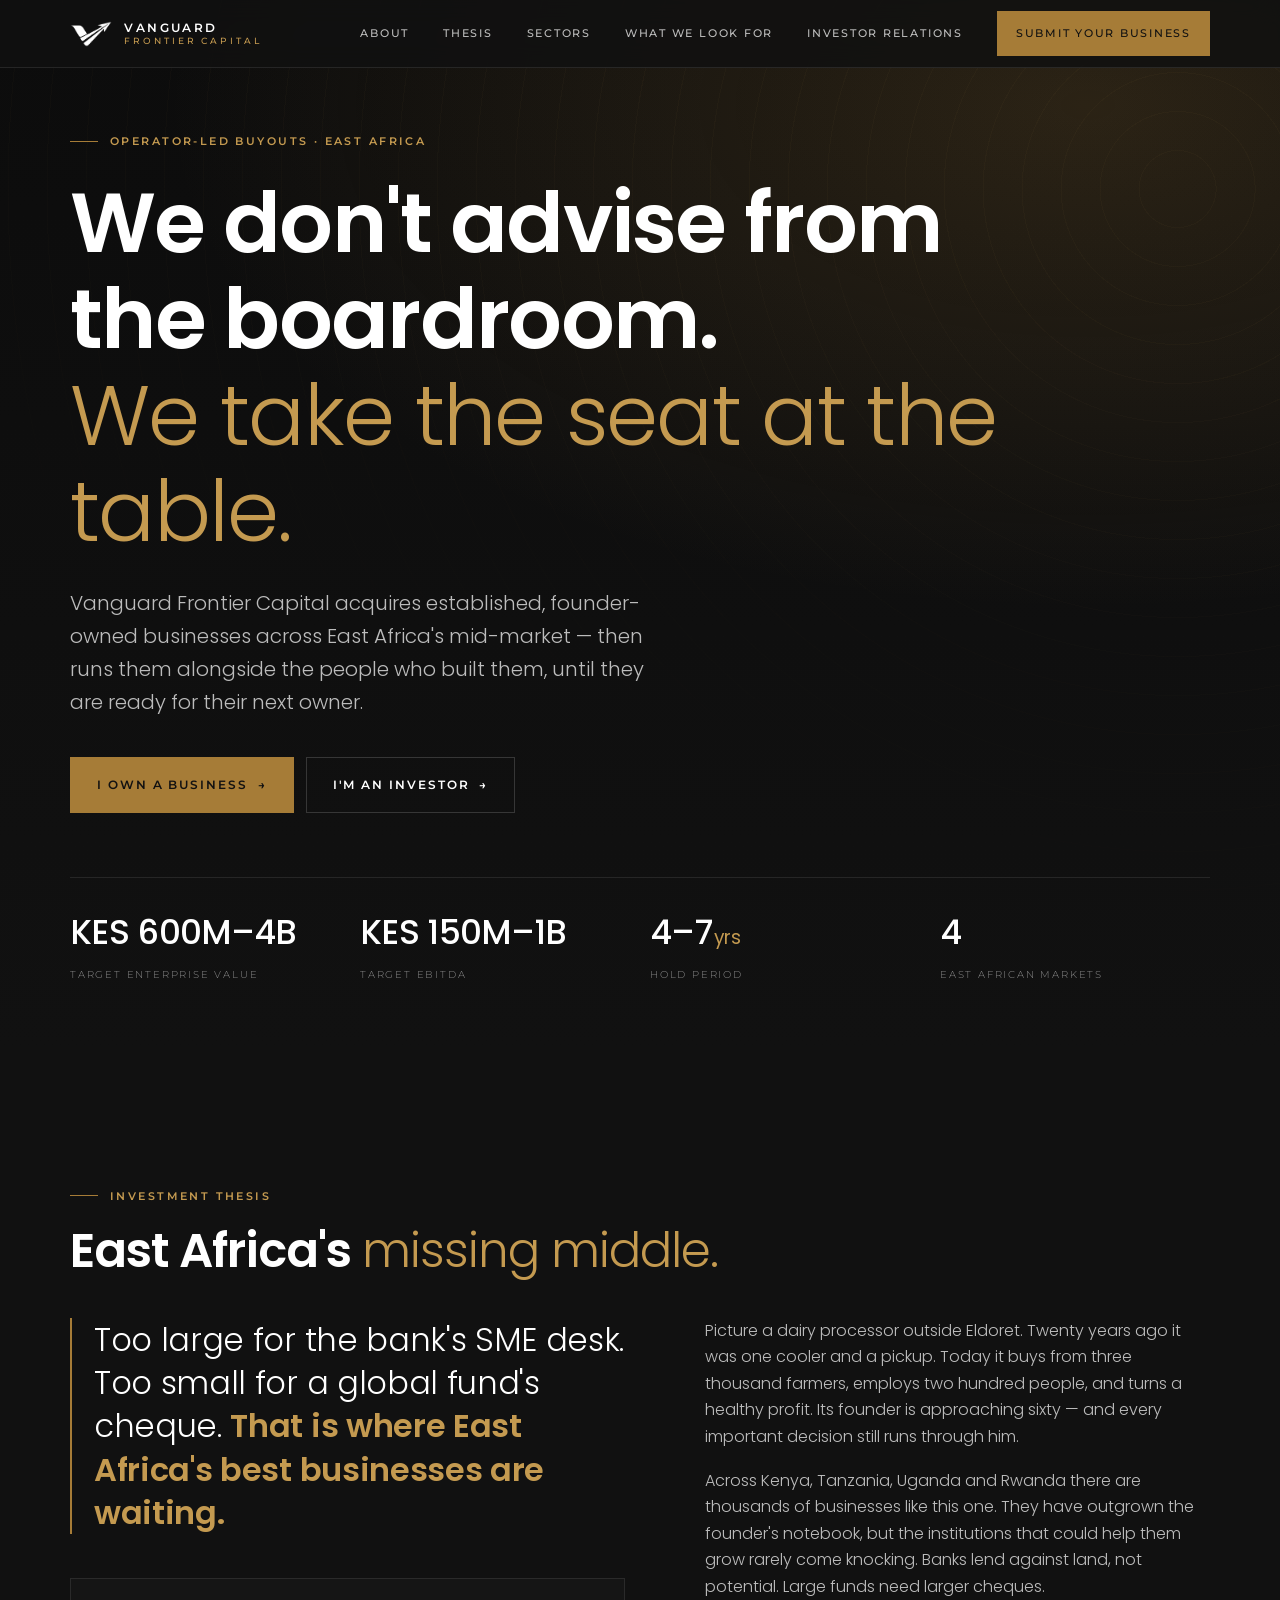
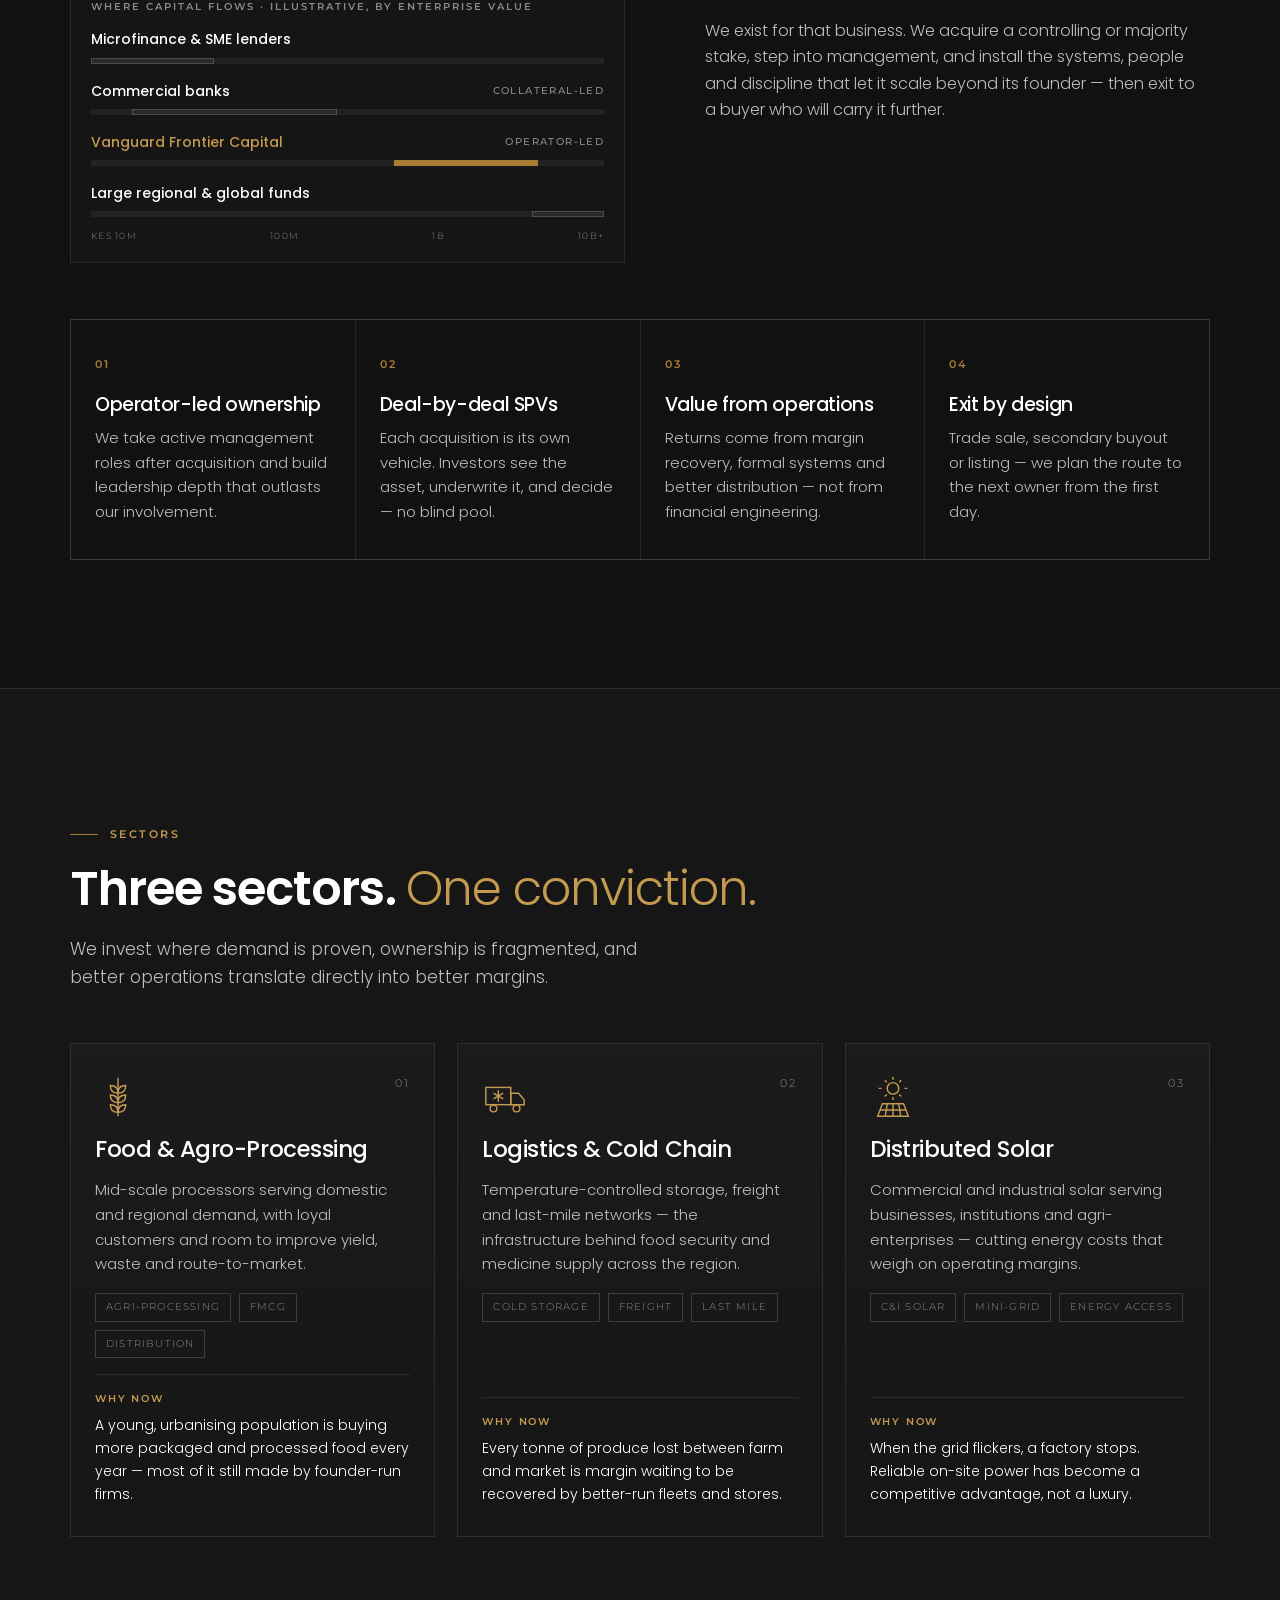
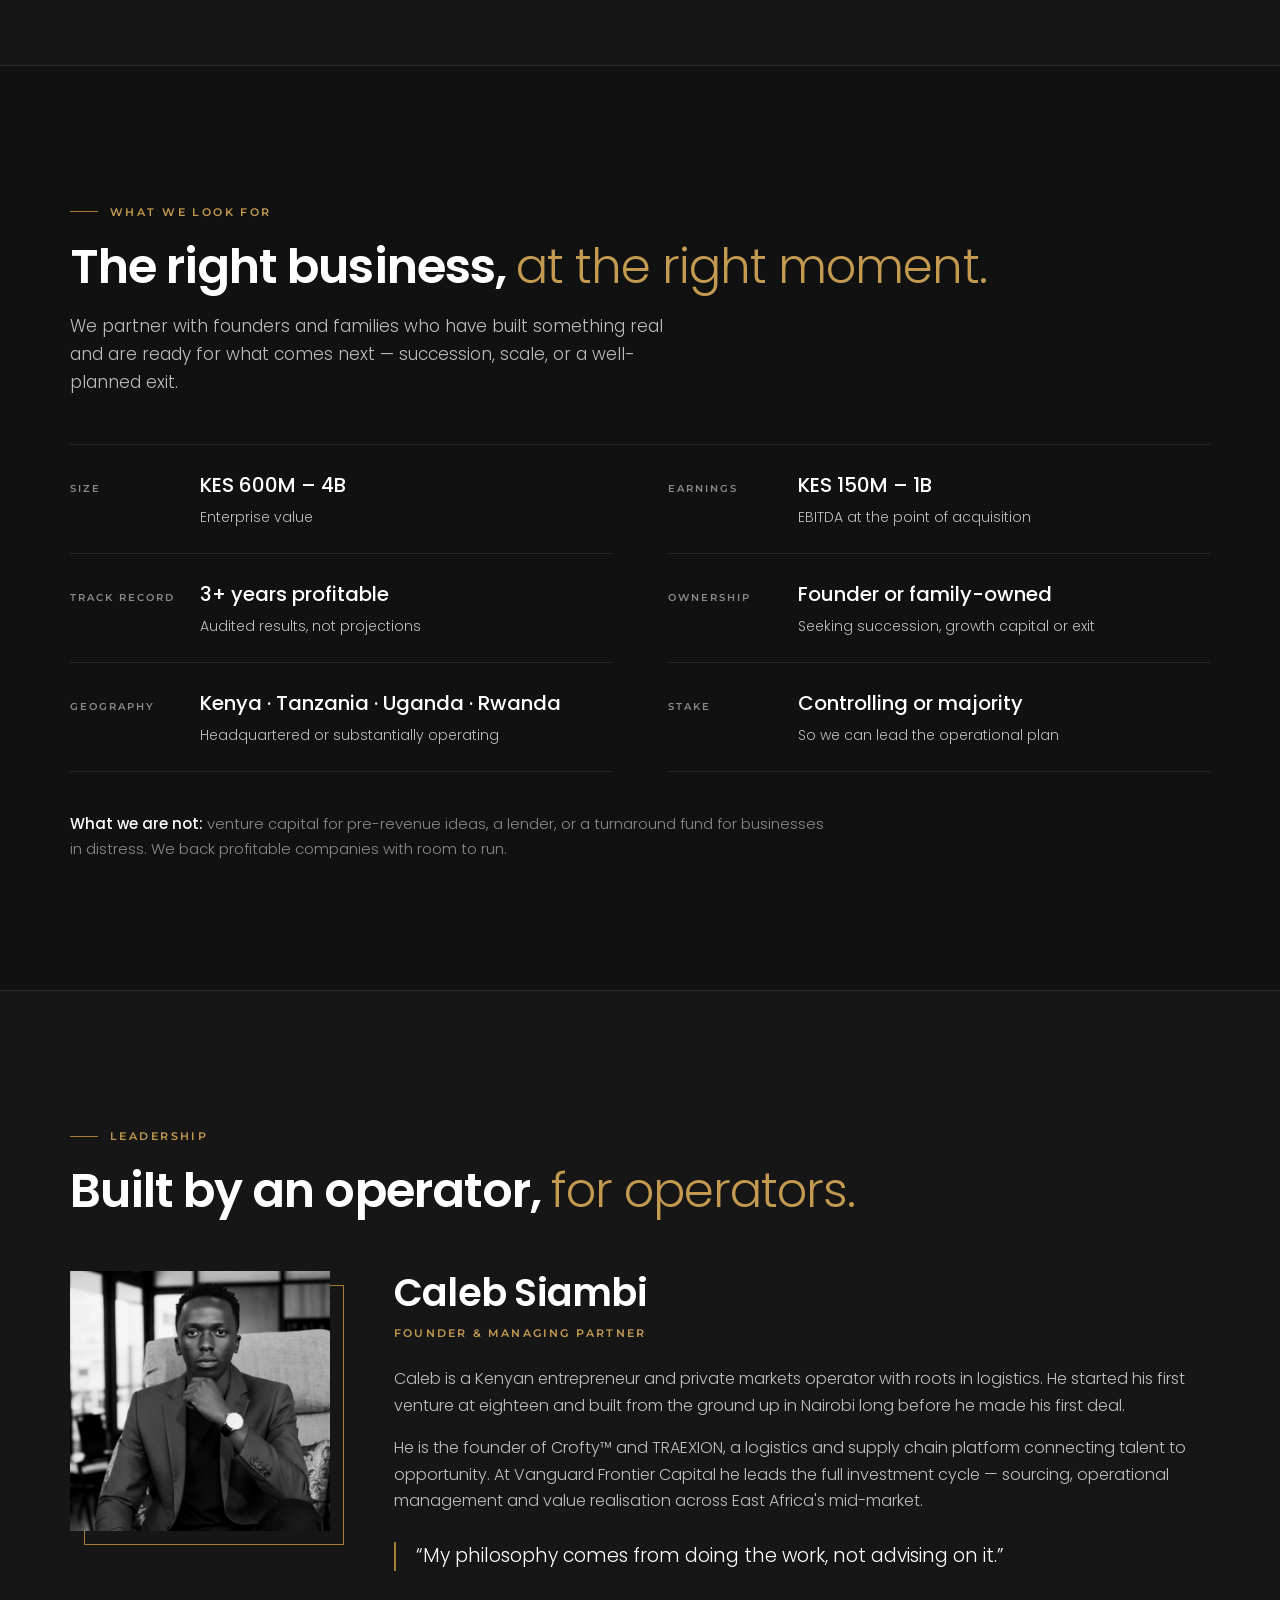
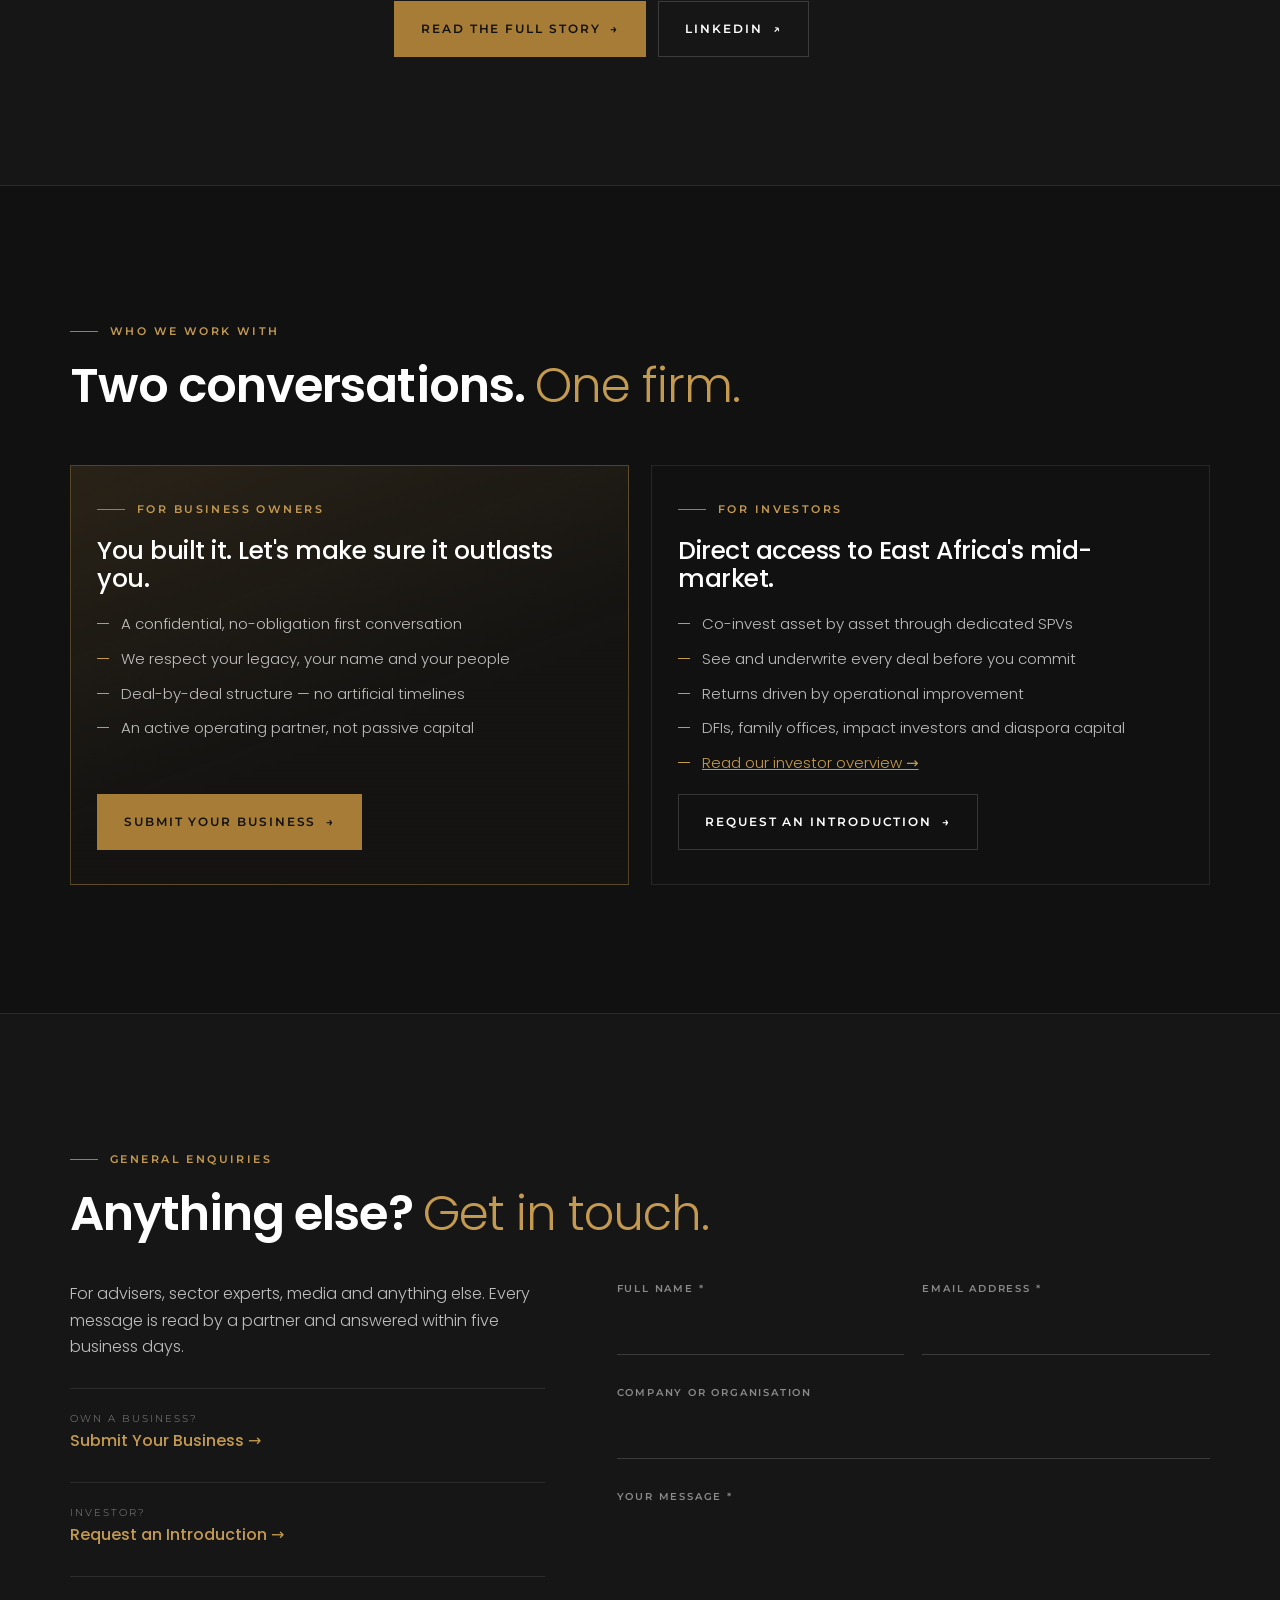
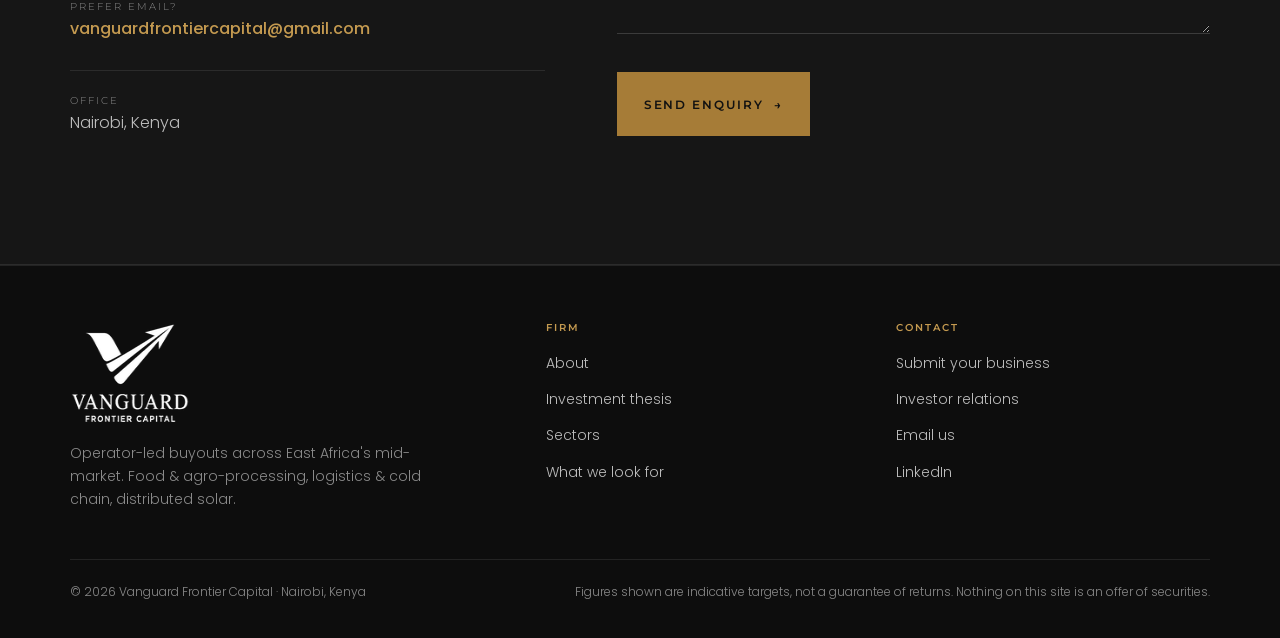
<file: index.html>
<!doctype html>
<html lang="en-GB">
<head>
  <meta charset="utf-8">
  <meta name="viewport" content="width=device-width, initial-scale=1, viewport-fit=cover">
  <title>Vanguard Frontier Capital | Operator-Led Buyouts in East Africa</title>
  <meta name="description" content="Vanguard Frontier Capital acquires and builds established, founder-owned businesses across Kenya, Tanzania, Uganda and Rwanda — in food and agro-processing, logistics and cold chain, and distributed solar.">
  <meta name="theme-color" content="#111111">
  <link rel="canonical" href="https://vfc-website-eta.vercel.app/">

  <!-- Open Graph / social previews (LinkedIn, WhatsApp, X) -->
  <meta property="og:type" content="website">
  <meta property="og:site_name" content="Vanguard Frontier Capital">
  <meta property="og:title" content="Vanguard Frontier Capital — Operator-Led Buyouts in East Africa">
  <meta property="og:description" content="We acquire East Africa's best founder-built businesses, take the seat at the management table, and build them for the next generation.">
  <meta property="og:url" content="https://vfc-website-eta.vercel.app/">
  <meta property="og:image" content="https://vfc-website-eta.vercel.app/assets/img/og-image.png">
  <meta property="og:image:width" content="1200">
  <meta property="og:image:height" content="630">
  <meta property="og:image:alt" content="Vanguard Frontier Capital — Operator-led buyouts, East Africa">
  <meta property="og:locale" content="en_GB">
  <meta name="twitter:card" content="summary_large_image">
  <meta name="twitter:title" content="Vanguard Frontier Capital — Operator-Led Buyouts in East Africa">
  <meta name="twitter:description" content="We acquire East Africa's best founder-built businesses, take the seat at the management table, and build them for the next generation.">
  <meta name="twitter:image" content="https://vfc-website-eta.vercel.app/assets/img/og-image.png">

  <link rel="icon" type="image/png" href="/assets/img/favicon.png">
  <link rel="apple-touch-icon" href="/assets/img/apple-touch-icon.png">
  <link rel="preconnect" href="https://fonts.googleapis.com">
  <link rel="preconnect" href="https://fonts.gstatic.com" crossorigin>
  <link href="https://fonts.googleapis.com/css2?family=Montserrat:wght@500;600&family=Poppins:wght@300;400;500;600&display=swap" rel="stylesheet">
  <link rel="stylesheet" href="/assets/css/site.css">

  <script type="application/ld+json">
  {
    "@context": "https://schema.org",
    "@type": "Organization",
    "name": "Vanguard Frontier Capital",
    "alternateName": "VFC",
    "url": "https://vfc-website-eta.vercel.app/",
    "logo": "https://vfc-website-eta.vercel.app/assets/img/vfc-logo.png",
    "email": "vanguardfrontiercapital@gmail.com",
    "address": { "@type": "PostalAddress", "addressLocality": "Nairobi", "addressCountry": "KE" },
    "founder": { "@type": "Person", "name": "Caleb Siambi", "jobTitle": "Founder & Managing Partner" },
    "areaServed": ["Kenya", "Tanzania", "Uganda", "Rwanda"]
  }
  </script>
</head>
<body>
  <a class="skip" href="#main">Skip to content</a>

  <!-- ─── Navigation ─── -->
  <header class="nav">
    <div class="wrap">
      <a class="brand" href="/" aria-label="Vanguard Frontier Capital — home">
        <img src="/assets/img/vfc-mark.png" alt="" width="106" height="65">
        <span>Vanguard <small>Frontier Capital</small></span>
      </a>
      <nav class="nav-links" aria-label="Main">
        <a href="/about">About</a>
        <a href="#thesis">Thesis</a>
        <a href="#sectors">Sectors</a>
        <a href="#criteria">What We Look For</a>
        <a href="/investors">Investor Relations</a>
        <a class="btn btn-solid" href="/enquire">Submit Your Business</a>
      </nav>
      <button class="nav-toggle" type="button" aria-label="Open menu" aria-expanded="false" aria-controls="mobile-menu"><span></span></button>
    </div>
  </header>
  <div class="mobile-menu" id="mobile-menu">
    <a href="/about">About</a>
    <a href="#thesis">Thesis</a>
    <a href="#sectors">Sectors</a>
    <a href="#criteria">What We Look For</a>
    <a href="/investors">Investor Relations</a>
    <a class="btn btn-solid" href="/enquire">Submit Your Business</a>
  </div>

  <main id="main">

    <!-- ─── Hero ─── -->
    <section class="hero" aria-labelledby="hero-title">
      <div class="wrap">
        <span class="eyebrow">Operator-Led Buyouts · East Africa</span>
        <h1 id="hero-title">We don't advise from the boardroom. <em>We take the seat at the table.</em></h1>
        <p class="lede">Vanguard Frontier Capital acquires established, founder-owned businesses across East Africa's mid-market — then runs them alongside the people who built them, until they are ready for their next owner.</p>
        <div class="hero-ctas">
          <a class="btn btn-solid" href="/enquire">I Own a Business <span class="arrow" aria-hidden="true">→</span></a>
          <a class="btn btn-ghost" href="/investors">I'm an Investor <span class="arrow" aria-hidden="true">→</span></a>
        </div>
        <div class="hero-meta">
          <div class="stat"><strong>KES 600M–4B</strong><span>Target enterprise value</span></div>
          <div class="stat"><strong>KES 150M–1B</strong><span>Target EBITDA</span></div>
          <div class="stat"><strong>4–7<small>yrs</small></strong><span>Hold period</span></div>
          <div class="stat"><strong>4</strong><span>East African markets</span></div>
        </div>
      </div>
    </section>

    <!-- ─── Thesis ─── -->
    <section id="thesis" aria-labelledby="thesis-title">
      <div class="wrap">
        <span class="eyebrow reveal">Investment Thesis</span>
        <h2 class="section-title reveal" id="thesis-title">East Africa's <em>missing middle.</em></h2>
        <div class="thesis-grid">
          <div class="reveal">
            <p class="pull">Too large for the bank's SME desk. Too small for a global fund's cheque. <strong>That is where East Africa's best businesses are waiting.</strong></p>
            <div class="gap-chart" role="img" aria-label="Illustrative chart: microfinance and banks serve smaller businesses, large funds serve the largest, leaving a gap between KES 600 million and 4 billion that VFC targets.">
              <h4>Where capital flows · illustrative, by enterprise value</h4>
              <div class="gap-row"><div class="who">Microfinance &amp; SME lenders</div><div class="gap-bar"><i style="left:0;width:24%"></i></div></div>
              <div class="gap-row"><div class="who">Commercial banks <em>Collateral-led</em></div><div class="gap-bar"><i style="left:8%;width:40%"></i></div></div>
              <div class="gap-row vfc"><div class="who">Vanguard Frontier Capital <em>Operator-led</em></div><div class="gap-bar"><i style="left:59%;width:28%"></i></div></div>
              <div class="gap-row"><div class="who">Large regional &amp; global funds</div><div class="gap-bar"><i style="left:86%;width:14%"></i></div></div>
              <div class="gap-scale"><span>KES 10M</span><span>100M</span><span>1B</span><span>10B+</span></div>
            </div>
          </div>
          <div class="thesis-body reveal">
            <p>Picture a dairy processor outside Eldoret. Twenty years ago it was one cooler and a pickup. Today it buys from three thousand farmers, employs two hundred people, and turns a healthy profit. Its founder is approaching sixty — and every important decision still runs through him.</p>
            <p>Across Kenya, Tanzania, Uganda and Rwanda there are thousands of businesses like this one. They have outgrown the founder's notebook, but the institutions that could help them grow rarely come knocking. Banks lend against land, not potential. Large funds need larger cheques.</p>
            <p>We exist for that business. We acquire a controlling or majority stake, step into management, and install the systems, people and discipline that let it scale beyond its founder — then exit to a buyer who will carry it further.</p>
          </div>
        </div>

        <div class="pillars reveal" aria-label="Our approach">
          <div class="pillar"><span class="num">01</span><h3>Operator-led ownership</h3><p>We take active management roles after acquisition and build leadership depth that outlasts our involvement.</p></div>
          <div class="pillar"><span class="num">02</span><h3>Deal-by-deal SPVs</h3><p>Each acquisition is its own vehicle. Investors see the asset, underwrite it, and decide — no blind pool.</p></div>
          <div class="pillar"><span class="num">03</span><h3>Value from operations</h3><p>Returns come from margin recovery, formal systems and better distribution — not from financial engineering.</p></div>
          <div class="pillar"><span class="num">04</span><h3>Exit by design</h3><p>Trade sale, secondary buyout or listing — we plan the route to the next owner from the first day.</p></div>
        </div>
      </div>
    </section>

    <!-- ─── Sectors ─── -->
    <section id="sectors" class="section-alt" aria-labelledby="sectors-title">
      <div class="wrap">
        <span class="eyebrow reveal">Sectors</span>
        <h2 class="section-title reveal" id="sectors-title">Three sectors. <em>One conviction.</em></h2>
        <p class="lede reveal">We invest where demand is proven, ownership is fragmented, and better operations translate directly into better margins.</p>
        <div class="sectors">
          <article class="sector reveal">
            <div class="sector-head">
              <svg class="sector-icon" viewBox="0 0 48 48" fill="none" stroke="currentColor" stroke-width="1.5" aria-hidden="true"><path d="M24 44V14"/><path d="M24 20c-5 0-8-3-8-8 5 0 8 3 8 8zM24 20c5 0 8-3 8-8-5 0-8 3-8 8zM24 30c-5 0-8-3-8-8 5 0 8 3 8 8zM24 30c5 0 8-3 8-8-5 0-8 3-8 8zM24 40c-5 0-8-3-8-8 5 0 8 3 8 8zM24 40c5 0 8-3 8-8-5 0-8 3-8 8z"/><path d="M24 14c0-4 0-7 0-10"/></svg>
              <span class="idx">01</span>
            </div>
            <h3>Food &amp; Agro-Processing</h3>
            <p>Mid-scale processors serving domestic and regional demand, with loyal customers and room to improve yield, waste and route-to-market.</p>
            <div class="tags"><span>Agri-processing</span><span>FMCG</span><span>Distribution</span></div>
            <p class="why"><b>Why now</b>A young, urbanising population is buying more packaged and processed food every year — most of it still made by founder-run firms.</p>
          </article>
          <article class="sector reveal">
            <div class="sector-head">
              <svg class="sector-icon" viewBox="0 0 48 48" fill="none" stroke="currentColor" stroke-width="1.5" aria-hidden="true"><rect x="4" y="14" width="26" height="18"/><path d="M30 20h8l6 7v5H30z"/><circle cx="12" cy="36" r="3.5"/><circle cx="36" cy="36" r="3.5"/><path d="M17 17v12M12 20l10 6M22 20l-10 6"/></svg>
              <span class="idx">02</span>
            </div>
            <h3>Logistics &amp; Cold Chain</h3>
            <p>Temperature-controlled storage, freight and last-mile networks — the infrastructure behind food security and medicine supply across the region.</p>
            <div class="tags"><span>Cold storage</span><span>Freight</span><span>Last mile</span></div>
            <p class="why"><b>Why now</b>Every tonne of produce lost between farm and market is margin waiting to be recovered by better-run fleets and stores.</p>
          </article>
          <article class="sector reveal">
            <div class="sector-head">
              <svg class="sector-icon" viewBox="0 0 48 48" fill="none" stroke="currentColor" stroke-width="1.5" aria-hidden="true"><circle cx="24" cy="15" r="6"/><path d="M24 3v3M24 24v3M12 15H9M39 15h-3M15.5 6.5l2 2M30.5 21.5l2 2M15.5 23.5l2-2M30.5 8.5l2-2"/><path d="M8 44l5-13h22l5 13z"/><path d="M10.5 37.5h27M24 31v13M18 31l-2 13M30 31l2 13"/></svg>
              <span class="idx">03</span>
            </div>
            <h3>Distributed Solar</h3>
            <p>Commercial and industrial solar serving businesses, institutions and agri-enterprises — cutting energy costs that weigh on operating margins.</p>
            <div class="tags"><span>C&amp;I solar</span><span>Mini-grid</span><span>Energy access</span></div>
            <p class="why"><b>Why now</b>When the grid flickers, a factory stops. Reliable on-site power has become a competitive advantage, not a luxury.</p>
          </article>
        </div>
      </div>
    </section>

    <!-- ─── What we look for ─── -->
    <section id="criteria" aria-labelledby="criteria-title">
      <div class="wrap">
        <span class="eyebrow reveal">What We Look For</span>
        <h2 class="section-title reveal" id="criteria-title">The right business, <em>at the right moment.</em></h2>
        <p class="lede reveal">We partner with founders and families who have built something real and are ready for what comes next — succession, scale, or a well-planned exit.</p>
        <div class="criteria reveal">
          <div class="criterion"><span class="k">Size</span><span class="v">KES 600M – 4B<small>Enterprise value</small></span></div>
          <div class="criterion"><span class="k">Earnings</span><span class="v">KES 150M – 1B<small>EBITDA at the point of acquisition</small></span></div>
          <div class="criterion"><span class="k">Track record</span><span class="v">3+ years profitable<small>Audited results, not projections</small></span></div>
          <div class="criterion"><span class="k">Ownership</span><span class="v">Founder or family-owned<small>Seeking succession, growth capital or exit</small></span></div>
          <div class="criterion"><span class="k">Geography</span><span class="v">Kenya · Tanzania · Uganda · Rwanda<small>Headquartered or substantially operating</small></span></div>
          <div class="criterion"><span class="k">Stake</span><span class="v">Controlling or majority<small>So we can lead the operational plan</small></span></div>
        </div>
        <p class="not-for reveal"><b>What we are not:</b> venture capital for pre-revenue ideas, a lender, or a turnaround fund for businesses in distress. We back profitable companies with room to run.</p>
      </div>
    </section>

    <!-- ─── Leadership ─── -->
    <section id="leadership" class="section-alt" aria-labelledby="leadership-title">
      <div class="wrap">
        <span class="eyebrow reveal">Leadership</span>
        <h2 class="section-title reveal" id="leadership-title">Built by an operator, <em>for operators.</em></h2>
        <div class="leader">
          <div class="portrait reveal">
            <img src="/assets/img/caleb-siambi.jpg" alt="Caleb Siambi, Founder and Managing Partner of Vanguard Frontier Capital" width="600" height="771" loading="lazy">
          </div>
          <div class="reveal">
            <h3>Caleb Siambi</h3>
            <p class="role">Founder &amp; Managing Partner</p>
            <div class="bio">
              <p>Caleb is a Kenyan entrepreneur and private markets operator with roots in logistics. He started his first venture at eighteen and built from the ground up in Nairobi long before he made his first deal.</p>
              <p>He is the founder of Crofty™ and TRAEXION, a logistics and supply chain platform connecting talent to opportunity. At Vanguard Frontier Capital he leads the full investment cycle — sourcing, operational management and value realisation across East Africa's mid-market.</p>
            </div>
            <blockquote>“My philosophy comes from doing the work, not advising on it.”</blockquote>
            <div class="leader-links">
              <a class="btn btn-solid" href="/about">Read the Full Story <span class="arrow" aria-hidden="true">→</span></a>
              <a class="btn btn-ghost" href="https://ke.linkedin.com/in/caleb-siambi" target="_blank" rel="noopener">LinkedIn <span class="arrow" aria-hidden="true">↗</span></a>
            </div>
          </div>
        </div>
      </div>
    </section>

    <!-- ─── Two doors ─── -->
    <section id="investors" aria-labelledby="doors-title">
      <div class="wrap">
        <span class="eyebrow reveal">Who We Work With</span>
        <h2 class="section-title reveal" id="doors-title">Two conversations. <em>One firm.</em></h2>
        <div class="split">
          <div class="door owner reveal" id="owners">
            <span class="eyebrow">For Business Owners</span>
            <h3>You built it. Let's make sure it outlasts you.</h3>
            <ul>
              <li>A confidential, no-obligation first conversation</li>
              <li>We respect your legacy, your name and your people</li>
              <li>Deal-by-deal structure — no artificial timelines</li>
              <li>An active operating partner, not passive capital</li>
            </ul>
            <a class="btn btn-solid" href="/enquire">Submit Your Business <span class="arrow" aria-hidden="true">→</span></a>
          </div>
          <div class="door reveal">
            <span class="eyebrow">For Investors</span>
            <h3>Direct access to East Africa's mid-market.</h3>
            <ul>
              <li>Co-invest asset by asset through dedicated SPVs</li>
              <li>See and underwrite every deal before you commit</li>
              <li>Returns driven by operational improvement</li>
              <li>DFIs, family offices, impact investors and diaspora capital</li>
              <li><a href="/investors" style="color:var(--bronze-light)">Read our investor overview →</a></li>
            </ul>
            <a class="btn btn-ghost" href="/investors#lp-intro">Request an Introduction <span class="arrow" aria-hidden="true">→</span></a>
          </div>
        </div>
      </div>
    </section>

    <!-- ─── Contact ─── -->
    <section id="contact" class="section-alt" aria-labelledby="contact-title">
      <div class="wrap">
        <span class="eyebrow reveal">General Enquiries</span>
        <h2 class="section-title reveal" id="contact-title">Anything else? <em>Get in touch.</em></h2>
        <div class="contact-grid">
          <div class="contact-side reveal">
            <p>For advisers, sector experts, media and anything else. Every message is read by a partner and answered within five business days.</p>
            <div class="direct">
              <span>Own a business?</span>
              <a href="/enquire">Submit Your Business →</a>
            </div>
            <div class="direct">
              <span>Investor?</span>
              <a href="/investors#lp-intro">Request an Introduction →</a>
            </div>
            <div class="direct">
              <span>Prefer email?</span>
              <a href="mailto:vanguardfrontiercapital@gmail.com">vanguardfrontiercapital@gmail.com</a>
            </div>
            <div class="direct">
              <span>Office</span>
              <p>Nairobi, Kenya</p>
            </div>
          </div>
          <form class="form reveal" data-enquiry novalidate>
            <input type="hidden" name="_subject" value="General enquiry — Vanguard Frontier Capital website">
            <input type="hidden" name="_template" value="table">
            <input type="hidden" name="_captcha" value="false">
            <input type="text" name="_honey" class="hp" tabindex="-1" autocomplete="off" aria-hidden="true">
            <input type="hidden" name="Enquiry type" value="General enquiry">
            <div class="row">
              <div class="field"><label for="c-name">Full name *</label><input id="c-name" name="Name" autocomplete="name" required></div>
              <div class="field"><label for="c-email">Email address *</label><input id="c-email" name="email" type="email" autocomplete="email" required></div>
            </div>
            <div class="field"><label for="c-org">Company or organisation</label><input id="c-org" name="Organisation" autocomplete="organization"></div>
            <div class="field"><label for="c-msg">Your message *</label><textarea id="c-msg" name="Message" required></textarea></div>
            <div class="form-status" role="status" aria-live="polite"></div>
            <button class="btn btn-solid" type="submit">Send Enquiry <span class="arrow" aria-hidden="true">→</span></button>
          </form>
        </div>
      </div>
    </section>
  </main>

  <!-- ─── Footer ─── -->
  <footer class="footer">
    <div class="wrap">
      <div class="footer-grid">
        <div>
          <img class="footer-logo" src="/assets/img/vfc-logo.png" alt="Vanguard Frontier Capital" width="138" height="102">
          <p>Operator-led buyouts across East Africa's mid-market. Food &amp; agro-processing, logistics &amp; cold chain, distributed solar.</p>
        </div>
        <div>
          <h4>Firm</h4>
          <ul>
            <li><a href="/about">About</a></li>
            <li><a href="#thesis">Investment thesis</a></li>
            <li><a href="#sectors">Sectors</a></li>
            <li><a href="#criteria">What we look for</a></li>
            
          </ul>
        </div>
        <div>
          <h4>Contact</h4>
          <ul>
            <li><a href="/enquire">Submit your business</a></li>
            <li><a href="/investors">Investor relations</a></li>
            <li><a href="mailto:vanguardfrontiercapital@gmail.com">Email us</a></li>
            <li><a href="https://ke.linkedin.com/in/caleb-siambi" target="_blank" rel="noopener">LinkedIn</a></li>
          </ul>
        </div>
      </div>
      <div class="footer-base">
        <span>© <span id="year">2026</span> Vanguard Frontier Capital · Nairobi, Kenya</span>
        <span>Figures shown are indicative targets, not a guarantee of returns. Nothing on this site is an offer of securities.</span>
      </div>
    </div>
  </footer>

  <script src="/assets/js/site.js" defer></script>
</body>
</html>
</file>
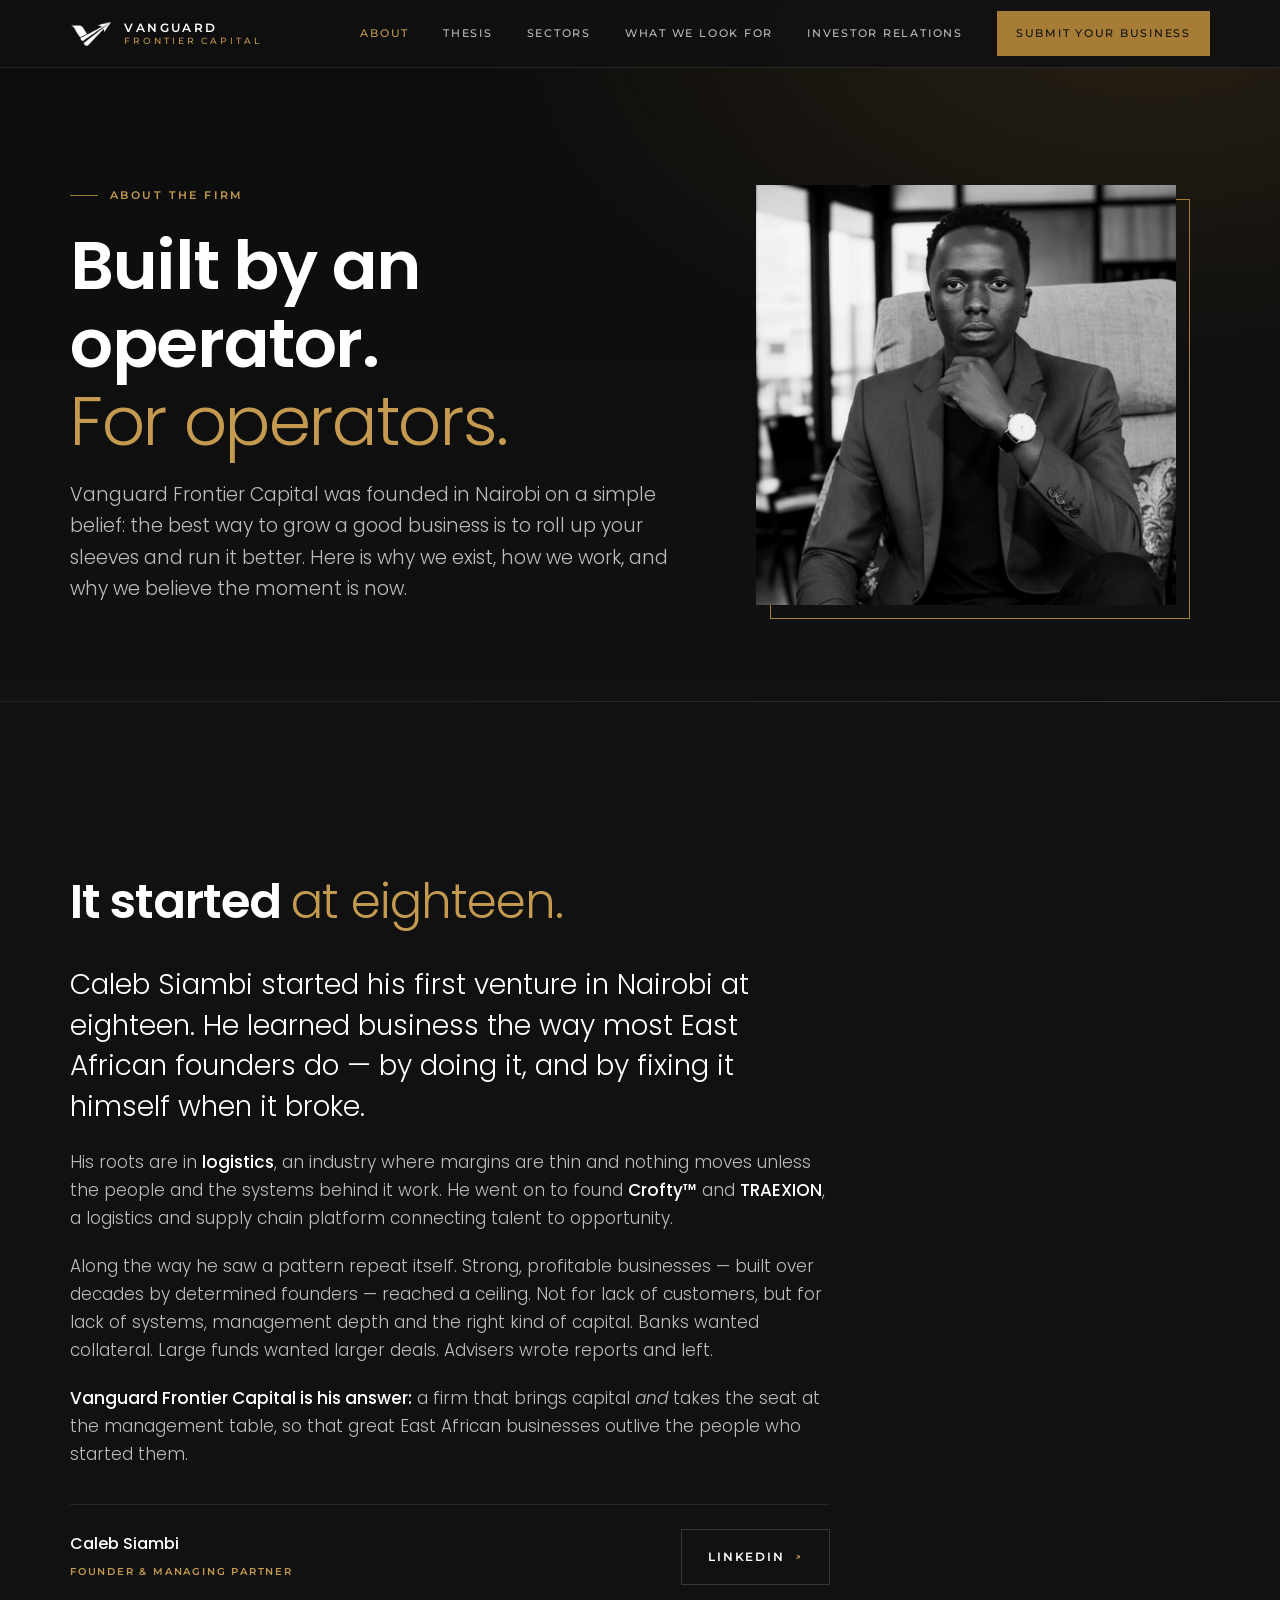
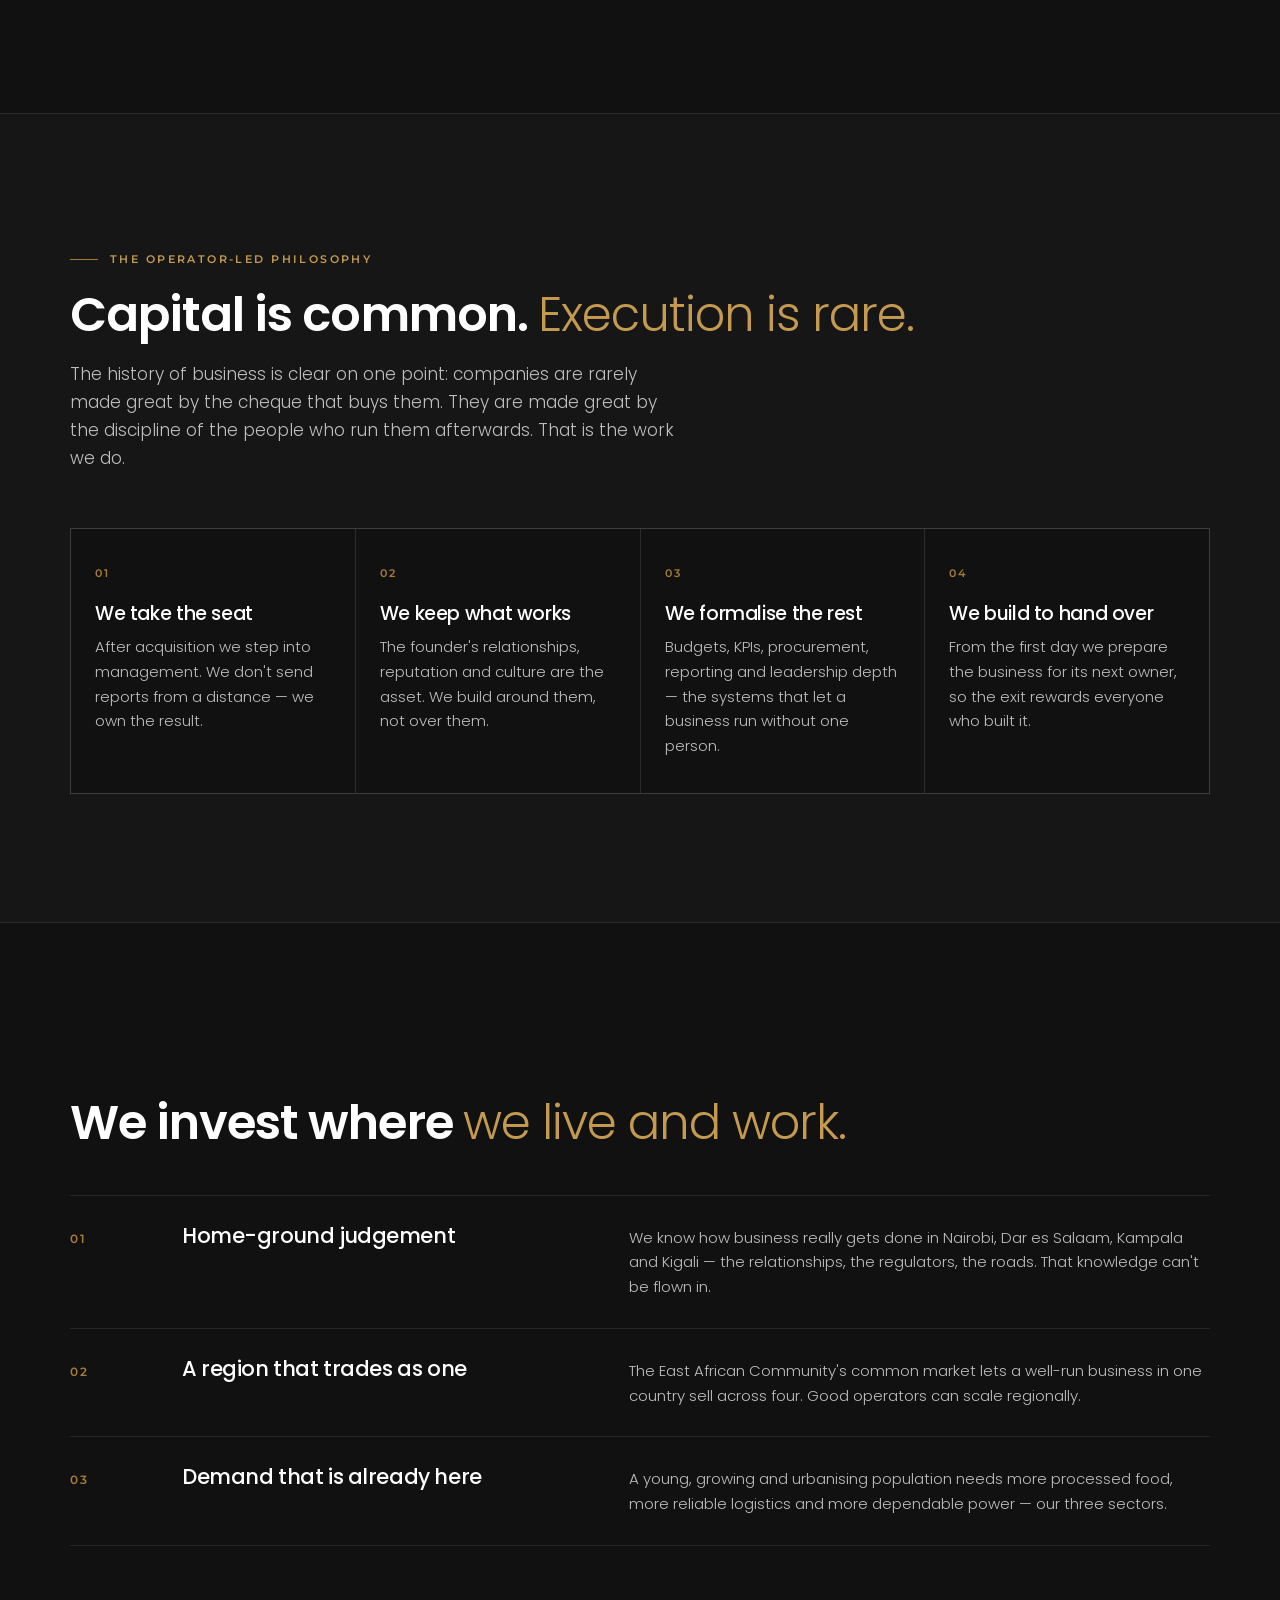
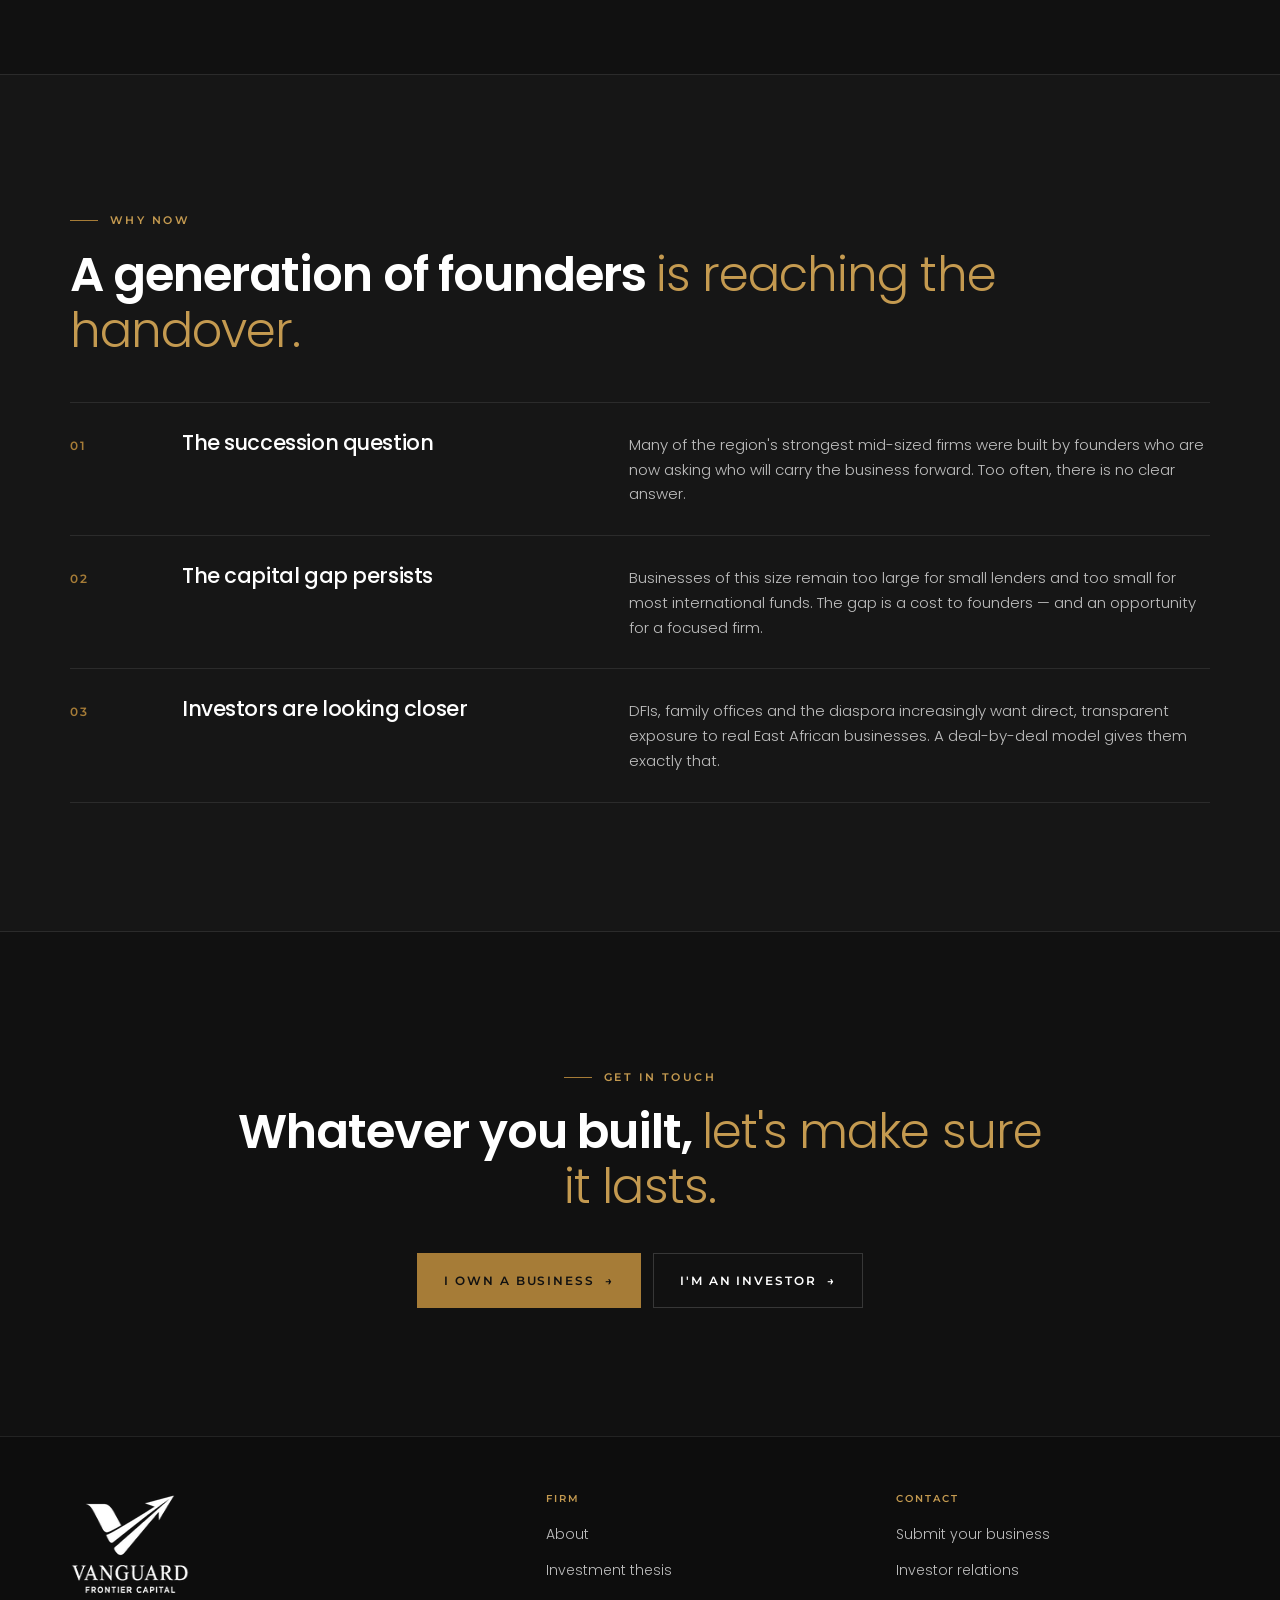
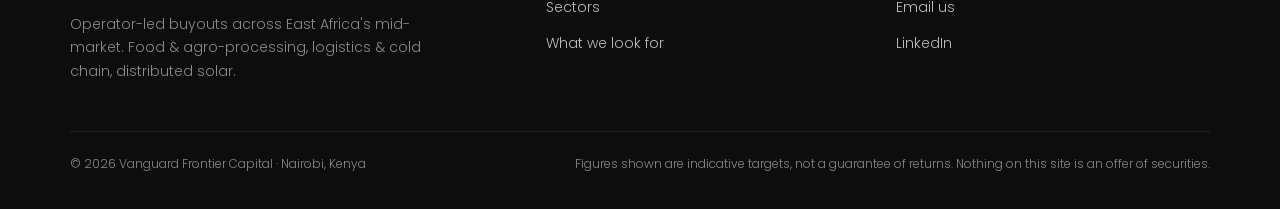
<file: about.html>
<!doctype html>
<html lang="en-GB">
<head>
  <meta charset="utf-8">
  <meta name="viewport" content="width=device-width, initial-scale=1, viewport-fit=cover">
  <title>About | Vanguard Frontier Capital</title>
  <meta name="description" content="Why Vanguard Frontier Capital exists: Caleb Siambi's story, the operator-led philosophy, and why East Africa's mid-market — and why now.">
  <meta name="theme-color" content="#111111">
  <link rel="canonical" href="https://vfc-website-eta.vercel.app/about">

  <meta property="og:type" content="profile">
  <meta property="og:site_name" content="Vanguard Frontier Capital">
  <meta property="og:title" content="About Vanguard Frontier Capital — Built by an operator, for operators">
  <meta property="og:description" content="Caleb Siambi's story, the operator-led philosophy behind VFC, and why East Africa's mid-market — and why now.">
  <meta property="og:url" content="https://vfc-website-eta.vercel.app/about">
  <meta property="og:image" content="https://vfc-website-eta.vercel.app/assets/img/og-image.png">
  <meta property="og:image:width" content="1200">
  <meta property="og:image:height" content="630">
  <meta property="og:image:alt" content="Vanguard Frontier Capital — Operator-led buyouts, East Africa">
  <meta property="og:locale" content="en_GB">
  <meta name="twitter:card" content="summary_large_image">
  <meta name="twitter:title" content="About Vanguard Frontier Capital — Built by an operator, for operators">
  <meta name="twitter:description" content="Caleb Siambi's story, the operator-led philosophy behind VFC, and why East Africa's mid-market — and why now.">
  <meta name="twitter:image" content="https://vfc-website-eta.vercel.app/assets/img/og-image.png">

  <link rel="icon" type="image/png" href="/assets/img/favicon.png">
  <link rel="apple-touch-icon" href="/assets/img/apple-touch-icon.png">
  <link rel="preconnect" href="https://fonts.googleapis.com">
  <link rel="preconnect" href="https://fonts.gstatic.com" crossorigin>
  <link href="https://fonts.googleapis.com/css2?family=Montserrat:wght@500;600&family=Poppins:wght@300;400;500;600&display=swap" rel="stylesheet">
  <link rel="stylesheet" href="/assets/css/site.css">

  <script type="application/ld+json">
  {
    "@context": "https://schema.org",
    "@type": "Person",
    "name": "Caleb Siambi",
    "jobTitle": "Founder & Managing Partner",
    "worksFor": { "@type": "Organization", "name": "Vanguard Frontier Capital" },
    "address": { "@type": "PostalAddress", "addressLocality": "Nairobi", "addressCountry": "KE" },
    "image": "https://vfc-website-eta.vercel.app/assets/img/caleb-siambi.jpg",
    "sameAs": ["https://ke.linkedin.com/in/caleb-siambi"]
  }
  </script>
</head>
<body>
  <a class="skip" href="#main">Skip to content</a>

  <!-- ─── Navigation ─── -->
  <header class="nav">
    <div class="wrap">
      <a class="brand" href="/" aria-label="Vanguard Frontier Capital — home">
        <img src="/assets/img/vfc-mark.png" alt="" width="106" height="65">
        <span>Vanguard <small>Frontier Capital</small></span>
      </a>
      <nav class="nav-links" aria-label="Main">
        <a href="/about" aria-current="page">About</a>
        <a href="/#thesis">Thesis</a>
        <a href="/#sectors">Sectors</a>
        <a href="/#criteria">What We Look For</a>
        <a href="/investors">Investor Relations</a>
        <a class="btn btn-solid" href="/enquire">Submit Your Business</a>
      </nav>
      <button class="nav-toggle" type="button" aria-label="Open menu" aria-expanded="false" aria-controls="mobile-menu"><span></span></button>
    </div>
  </header>
  <div class="mobile-menu" id="mobile-menu">
    <a href="/about" aria-current="page">About</a>
    <a href="/#thesis">Thesis</a>
    <a href="/#sectors">Sectors</a>
    <a href="/#criteria">What We Look For</a>
    <a href="/investors">Investor Relations</a>
    <a class="btn btn-solid" href="/enquire">Submit Your Business</a>
  </div>

  <main id="main">

    <!-- ─── Hero ─── -->
    <section class="page-hero about-hero" aria-labelledby="about-title">
      <div class="wrap">
        <div>
          <span class="eyebrow">About the Firm</span>
          <h1 id="about-title">Built by an operator. <em>For operators.</em></h1>
          <p class="lede">Vanguard Frontier Capital was founded in Nairobi on a simple belief: the best way to grow a good business is to roll up your sleeves and run it better. Here is why we exist, how we work, and why we believe the moment is now.</p>
        </div>
        <div class="portrait">
          <img src="/assets/img/caleb-siambi.jpg" alt="Caleb Siambi, Founder and Managing Partner of Vanguard Frontier Capital" width="600" height="771">
        </div>
      </div>
    </section>

    <!-- ─── Caleb's story ─── -->
    <section id="story" aria-labelledby="story-title">
      <div class="wrap">
        <span class="eyebrow reveal">The Founder's Story</span>
        <h2 class="section-title reveal" id="story-title">It started <em>at eighteen.</em></h2>
        <div class="story reveal" style="margin-top:36px">
          <p class="drop">Caleb Siambi started his first venture in Nairobi at eighteen. He learned business the way most East African founders do — by doing it, and by fixing it himself when it broke.</p>
          <p>His roots are in <strong>logistics</strong>, an industry where margins are thin and nothing moves unless the people and the systems behind it work. He went on to found <strong>Crofty™</strong> and <strong>TRAEXION</strong>, a logistics and supply chain platform connecting talent to opportunity.</p>
          <p>Along the way he saw a pattern repeat itself. Strong, profitable businesses — built over decades by determined founders — reached a ceiling. Not for lack of customers, but for lack of systems, management depth and the right kind of capital. Banks wanted collateral. Large funds wanted larger deals. Advisers wrote reports and left.</p>
          <p><strong>Vanguard Frontier Capital is his answer:</strong> a firm that brings capital <em>and</em> takes the seat at the management table, so that great East African businesses outlive the people who started them.</p>
          <div class="signature">
            <div><b>Caleb Siambi</b><span>Founder &amp; Managing Partner</span></div>
            <a class="btn btn-ghost" style="margin-left:auto" href="https://ke.linkedin.com/in/caleb-siambi" target="_blank" rel="noopener">LinkedIn <span class="arrow" aria-hidden="true">↗</span></a>
          </div>
        </div>
      </div>
    </section>

    <!-- ─── Philosophy ─── -->
    <section id="philosophy" class="section-alt" aria-labelledby="philosophy-title">
      <div class="wrap">
        <span class="eyebrow reveal">The Operator-Led Philosophy</span>
        <h2 class="section-title reveal" id="philosophy-title">Capital is common. <em>Execution is rare.</em></h2>
        <p class="lede reveal">The history of business is clear on one point: companies are rarely made great by the cheque that buys them. They are made great by the discipline of the people who run them afterwards. That is the work we do.</p>
        <div class="pillars reveal">
          <div class="pillar"><span class="num">01</span><h3>We take the seat</h3><p>After acquisition we step into management. We don't send reports from a distance — we own the result.</p></div>
          <div class="pillar"><span class="num">02</span><h3>We keep what works</h3><p>The founder's relationships, reputation and culture are the asset. We build around them, not over them.</p></div>
          <div class="pillar"><span class="num">03</span><h3>We formalise the rest</h3><p>Budgets, KPIs, procurement, reporting and leadership depth — the systems that let a business run without one person.</p></div>
          <div class="pillar"><span class="num">04</span><h3>We build to hand over</h3><p>From the first day we prepare the business for its next owner, so the exit rewards everyone who built it.</p></div>
        </div>
      </div>
    </section>

    <!-- ─── Why East Africa ─── -->
    <section id="why-east-africa" aria-labelledby="why-ea-title">
      <div class="wrap">
        <span class="eyebrow reveal">Why East Africa</span>
        <h2 class="section-title reveal" id="why-ea-title">We invest where <em>we live and work.</em></h2>
        <div class="reasons reveal">
          <div class="reason"><span class="n">01</span><h3>Home-ground judgement</h3><p>We know how business really gets done in Nairobi, Dar es Salaam, Kampala and Kigali — the relationships, the regulators, the roads. That knowledge can't be flown in.</p></div>
          <div class="reason"><span class="n">02</span><h3>A region that trades as one</h3><p>The East African Community's common market lets a well-run business in one country sell across four. Good operators can scale regionally.</p></div>
          <div class="reason"><span class="n">03</span><h3>Demand that is already here</h3><p>A young, growing and urbanising population needs more processed food, more reliable logistics and more dependable power — our three sectors.</p></div>
        </div>
      </div>
    </section>

    <!-- ─── Why now ─── -->
    <section id="why-now" class="section-alt" aria-labelledby="why-now-title">
      <div class="wrap">
        <span class="eyebrow reveal">Why Now</span>
        <h2 class="section-title reveal" id="why-now-title">A generation of founders <em>is reaching the handover.</em></h2>
        <div class="reasons reveal">
          <div class="reason"><span class="n">01</span><h3>The succession question</h3><p>Many of the region's strongest mid-sized firms were built by founders who are now asking who will carry the business forward. Too often, there is no clear answer.</p></div>
          <div class="reason"><span class="n">02</span><h3>The capital gap persists</h3><p>Businesses of this size remain too large for small lenders and too small for most international funds. The gap is a cost to founders — and an opportunity for a focused firm.</p></div>
          <div class="reason"><span class="n">03</span><h3>Investors are looking closer</h3><p>DFIs, family offices and the diaspora increasingly want direct, transparent exposure to real East African businesses. A deal-by-deal model gives them exactly that.</p></div>
        </div>
      </div>
    </section>

    <!-- ─── Closing CTA ─── -->
    <section class="closing" aria-labelledby="closing-title">
      <div class="wrap">
        <span class="eyebrow reveal">Get in Touch</span>
        <h2 class="section-title reveal" id="closing-title">Whatever you built, <em>let's make sure it lasts.</em></h2>
        <div class="hero-ctas reveal">
          <a class="btn btn-solid" href="/enquire">I Own a Business <span class="arrow" aria-hidden="true">→</span></a>
          <a class="btn btn-ghost" href="/investors">I'm an Investor <span class="arrow" aria-hidden="true">→</span></a>
        </div>
      </div>
    </section>
  </main>

  <!-- ─── Footer ─── -->
  <footer class="footer">
    <div class="wrap">
      <div class="footer-grid">
        <div>
          <img class="footer-logo" src="/assets/img/vfc-logo.png" alt="Vanguard Frontier Capital" width="138" height="102">
          <p>Operator-led buyouts across East Africa's mid-market. Food &amp; agro-processing, logistics &amp; cold chain, distributed solar.</p>
        </div>
        <div>
          <h4>Firm</h4>
          <ul>
            <li><a href="/about">About</a></li>
            <li><a href="/#thesis">Investment thesis</a></li>
            <li><a href="/#sectors">Sectors</a></li>
            <li><a href="/#criteria">What we look for</a></li>
          </ul>
        </div>
        <div>
          <h4>Contact</h4>
          <ul>
            <li><a href="/enquire">Submit your business</a></li>
            <li><a href="/investors">Investor relations</a></li>
            <li><a href="mailto:vanguardfrontiercapital@gmail.com">Email us</a></li>
            <li><a href="https://ke.linkedin.com/in/caleb-siambi" target="_blank" rel="noopener">LinkedIn</a></li>
          </ul>
        </div>
      </div>
      <div class="footer-base">
        <span>© <span id="year">2026</span> Vanguard Frontier Capital · Nairobi, Kenya</span>
        <span>Figures shown are indicative targets, not a guarantee of returns. Nothing on this site is an offer of securities.</span>
      </div>
    </div>
  </footer>

  <script src="/assets/js/site.js" defer></script>
</body>
</html>
</file>
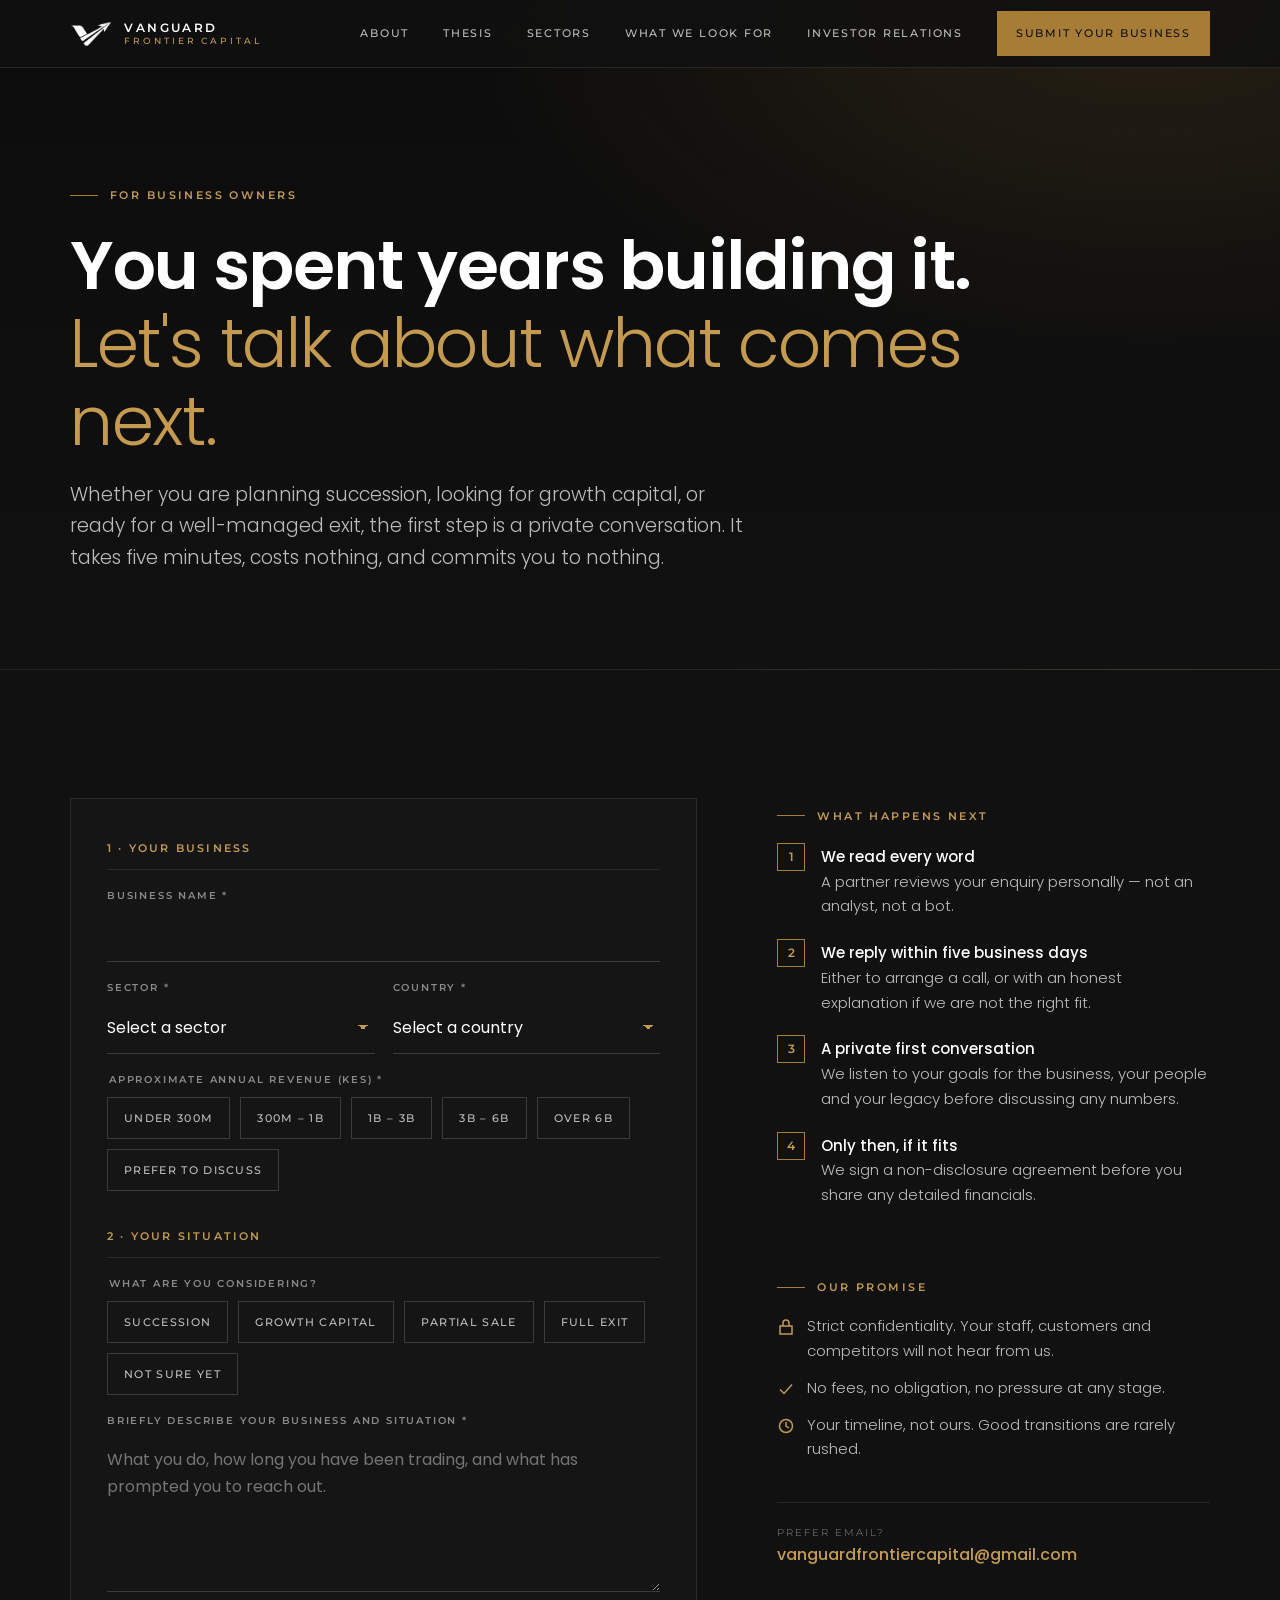
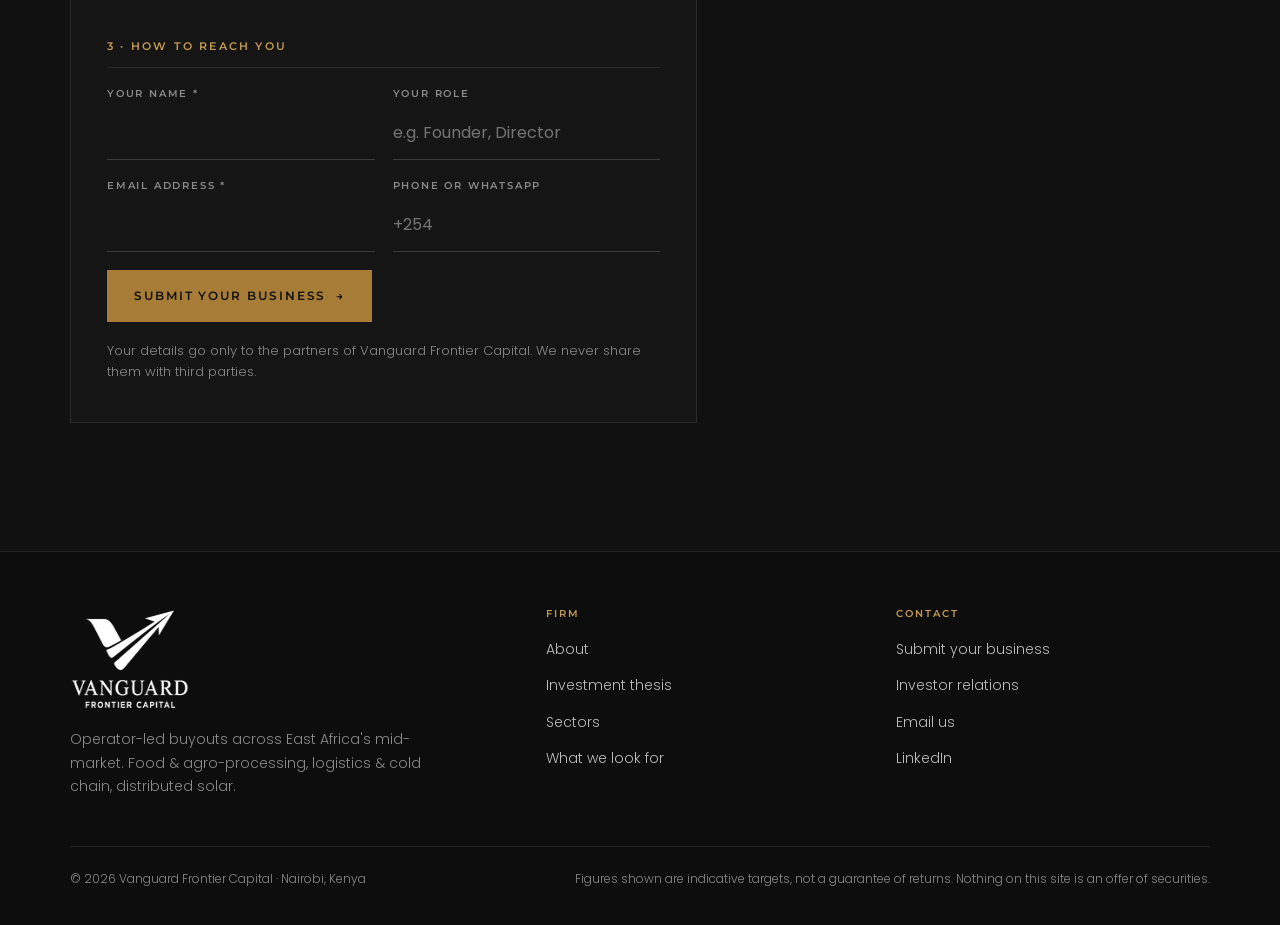
<file: enquire.html>
<!doctype html>
<html lang="en-GB">
<head>
  <meta charset="utf-8">
  <meta name="viewport" content="width=device-width, initial-scale=1, viewport-fit=cover">
  <title>Submit Your Business | Vanguard Frontier Capital</title>
  <meta name="description" content="Own an established business in Kenya, Tanzania, Uganda or Rwanda? Start a confidential, no-obligation conversation with Vanguard Frontier Capital about succession, growth capital or exit.">
  <meta name="theme-color" content="#111111">
  <link rel="canonical" href="https://vfc-website-eta.vercel.app/enquire">

  <meta property="og:type" content="website">
  <meta property="og:site_name" content="Vanguard Frontier Capital">
  <meta property="og:title" content="Submit Your Business — Vanguard Frontier Capital">
  <meta property="og:description" content="A confidential, no-obligation first conversation for founders and families thinking about succession, growth capital or exit.">
  <meta property="og:url" content="https://vfc-website-eta.vercel.app/enquire">
  <meta property="og:image" content="https://vfc-website-eta.vercel.app/assets/img/og-image.png">
  <meta property="og:image:width" content="1200">
  <meta property="og:image:height" content="630">
  <meta property="og:image:alt" content="Vanguard Frontier Capital — Operator-led buyouts, East Africa">
  <meta property="og:locale" content="en_GB">
  <meta name="twitter:card" content="summary_large_image">
  <meta name="twitter:title" content="Submit Your Business — Vanguard Frontier Capital">
  <meta name="twitter:description" content="A confidential, no-obligation first conversation for founders and families thinking about succession, growth capital or exit.">
  <meta name="twitter:image" content="https://vfc-website-eta.vercel.app/assets/img/og-image.png">

  <link rel="icon" type="image/png" href="/assets/img/favicon.png">
  <link rel="apple-touch-icon" href="/assets/img/apple-touch-icon.png">
  <link rel="preconnect" href="https://fonts.googleapis.com">
  <link rel="preconnect" href="https://fonts.gstatic.com" crossorigin>
  <link href="https://fonts.googleapis.com/css2?family=Montserrat:wght@500;600&family=Poppins:wght@300;400;500;600&display=swap" rel="stylesheet">
  <link rel="stylesheet" href="/assets/css/site.css">
</head>
<body>
  <a class="skip" href="#main">Skip to content</a>

  <!-- ─── Navigation ─── -->
  <header class="nav">
    <div class="wrap">
      <a class="brand" href="/" aria-label="Vanguard Frontier Capital — home">
        <img src="/assets/img/vfc-mark.png" alt="" width="106" height="65">
        <span>Vanguard <small>Frontier Capital</small></span>
      </a>
      <nav class="nav-links" aria-label="Main">
        <a href="/about">About</a>
        <a href="/#thesis">Thesis</a>
        <a href="/#sectors">Sectors</a>
        <a href="/#criteria">What We Look For</a>
        <a href="/investors">Investor Relations</a>
        <a class="btn btn-solid" href="/enquire" aria-current="page">Submit Your Business</a>
      </nav>
      <button class="nav-toggle" type="button" aria-label="Open menu" aria-expanded="false" aria-controls="mobile-menu"><span></span></button>
    </div>
  </header>
  <div class="mobile-menu" id="mobile-menu">
    <a href="/about">About</a>
    <a href="/#thesis">Thesis</a>
    <a href="/#sectors">Sectors</a>
    <a href="/#criteria">What We Look For</a>
    <a href="/investors">Investor Relations</a>
    <a class="btn btn-solid" href="/enquire" aria-current="page">Submit Your Business</a>
  </div>

  <main id="main">

    <!-- ─── Page hero ─── -->
    <section class="page-hero" aria-labelledby="enq-title">
      <div class="wrap">
        <span class="eyebrow">For Business Owners</span>
        <h1 id="enq-title">You spent years building it. <em>Let's talk about what comes next.</em></h1>
        <p class="lede">Whether you are planning succession, looking for growth capital, or ready for a well-managed exit, the first step is a private conversation. It takes five minutes, costs nothing, and commits you to nothing.</p>
      </div>
    </section>

    <!-- ─── Form ─── -->
    <section aria-label="Deal enquiry form">
      <div class="wrap">
        <div class="enquiry-grid">
          <div class="form-card reveal">
            <form class="form" data-enquiry novalidate>
              <input type="hidden" name="_subject" value="New deal enquiry — Vanguard Frontier Capital website">
              <input type="hidden" name="_template" value="table">
              <input type="hidden" name="_captcha" value="false">
              <input type="hidden" name="Enquiry type" value="Deal enquiry — business owner">
              <input type="text" name="_honey" class="hp" tabindex="-1" autocomplete="off" aria-hidden="true">

              <p class="form-part">1 · Your business</p>
              <div class="field"><label for="e-biz">Business name *</label><input id="e-biz" name="Business name" autocomplete="organization" required></div>
              <div class="row">
                <div class="field">
                  <label for="e-sector">Sector *</label>
                  <select id="e-sector" name="Sector" required>
                    <option value="">Select a sector</option>
                    <option>Food &amp; agro-processing</option>
                    <option>Logistics &amp; cold chain</option>
                    <option>Distributed solar &amp; energy</option>
                    <option>Other</option>
                  </select>
                </div>
                <div class="field">
                  <label for="e-country">Country *</label>
                  <select id="e-country" name="Country" required>
                    <option value="">Select a country</option>
                    <option>Kenya</option>
                    <option>Tanzania</option>
                    <option>Uganda</option>
                    <option>Rwanda</option>
                    <option>Other</option>
                  </select>
                </div>
              </div>
              <div class="field">
                <fieldset>
                  <legend>Approximate annual revenue (KES) *</legend>
                  <div class="choice">
                    <label><input type="radio" name="Annual revenue (KES)" value="Under 300M" required><span>Under 300M</span></label>
                    <label><input type="radio" name="Annual revenue (KES)" value="300M – 1B"><span>300M – 1B</span></label>
                    <label><input type="radio" name="Annual revenue (KES)" value="1B – 3B"><span>1B – 3B</span></label>
                    <label><input type="radio" name="Annual revenue (KES)" value="3B – 6B"><span>3B – 6B</span></label>
                    <label><input type="radio" name="Annual revenue (KES)" value="Over 6B"><span>Over 6B</span></label>
                    <label><input type="radio" name="Annual revenue (KES)" value="Prefer to discuss"><span>Prefer to discuss</span></label>
                  </div>
                </fieldset>
              </div>

              <p class="form-part">2 · Your situation</p>
              <div class="field">
                <fieldset>
                  <legend>What are you considering?</legend>
                  <div class="choice">
                    <label><input type="radio" name="Considering" value="Succession"><span>Succession</span></label>
                    <label><input type="radio" name="Considering" value="Growth capital"><span>Growth capital</span></label>
                    <label><input type="radio" name="Considering" value="Partial sale"><span>Partial sale</span></label>
                    <label><input type="radio" name="Considering" value="Full exit"><span>Full exit</span></label>
                    <label><input type="radio" name="Considering" value="Not sure yet"><span>Not sure yet</span></label>
                  </div>
                </fieldset>
              </div>
              <div class="field"><label for="e-desc">Briefly describe your business and situation *</label><textarea id="e-desc" name="Description" rows="5" required placeholder="What you do, how long you have been trading, and what has prompted you to reach out."></textarea></div>

              <p class="form-part">3 · How to reach you</p>
              <div class="row">
                <div class="field"><label for="e-name">Your name *</label><input id="e-name" name="Contact name" autocomplete="name" required></div>
                <div class="field"><label for="e-role">Your role</label><input id="e-role" name="Role" autocomplete="organization-title" placeholder="e.g. Founder, Director"></div>
              </div>
              <div class="row">
                <div class="field"><label for="e-email">Email address *</label><input id="e-email" name="email" type="email" autocomplete="email" required></div>
                <div class="field"><label for="e-phone">Phone or WhatsApp</label><input id="e-phone" name="Phone" type="tel" autocomplete="tel" placeholder="+254"></div>
              </div>

              <div class="form-status" role="status" aria-live="polite"></div>
              <button class="btn btn-solid" type="submit">Submit Your Business <span class="arrow" aria-hidden="true">→</span></button>
              <p class="form-note">Your details go only to the partners of Vanguard Frontier Capital. We never share them with third parties.</p>
            </form>
          </div>

          <aside class="enquiry-aside reveal">
            <div class="aside-block">
              <span class="eyebrow">What happens next</span>
              <ol class="next-steps">
                <li><b>We read every word</b>A partner reviews your enquiry personally — not an analyst, not a bot.</li>
                <li><b>We reply within five business days</b>Either to arrange a call, or with an honest explanation if we are not the right fit.</li>
                <li><b>A private first conversation</b>We listen to your goals for the business, your people and your legacy before discussing any numbers.</li>
                <li><b>Only then, if it fits</b>We sign a non-disclosure agreement before you share any detailed financials.</li>
              </ol>
            </div>
            <div class="aside-block">
              <span class="eyebrow">Our promise</span>
              <ul class="assure">
                <li><svg viewBox="0 0 18 18" fill="none" stroke="currentColor" stroke-width="1.5" aria-hidden="true"><rect x="3" y="8" width="12" height="8"/><path d="M6 8V5a3 3 0 0 1 6 0v3"/></svg>Strict confidentiality. Your staff, customers and competitors will not hear from us.</li>
                <li><svg viewBox="0 0 18 18" fill="none" stroke="currentColor" stroke-width="1.5" aria-hidden="true"><path d="M3 9.5l4 4 8-9"/></svg>No fees, no obligation, no pressure at any stage.</li>
                <li><svg viewBox="0 0 18 18" fill="none" stroke="currentColor" stroke-width="1.5" aria-hidden="true"><circle cx="9" cy="9" r="6.5"/><path d="M9 5v4l3 2"/></svg>Your timeline, not ours. Good transitions are rarely rushed.</li>
              </ul>
            </div>
            <div class="aside-block contact-side">
              <div class="direct">
                <span>Prefer email?</span>
                <a href="mailto:vanguardfrontiercapital@gmail.com?subject=Deal%20enquiry%20%E2%80%94%20Vanguard%20Frontier%20Capital">vanguardfrontiercapital@gmail.com</a>
              </div>
            </div>
          </aside>
        </div>
      </div>
    </section>
  </main>

  <!-- ─── Footer ─── -->
  <footer class="footer">
    <div class="wrap">
      <div class="footer-grid">
        <div>
          <img class="footer-logo" src="/assets/img/vfc-logo.png" alt="Vanguard Frontier Capital" width="138" height="102">
          <p>Operator-led buyouts across East Africa's mid-market. Food &amp; agro-processing, logistics &amp; cold chain, distributed solar.</p>
        </div>
        <div>
          <h4>Firm</h4>
          <ul>
            <li><a href="/about">About</a></li>
            <li><a href="/#thesis">Investment thesis</a></li>
            <li><a href="/#sectors">Sectors</a></li>
            <li><a href="/#criteria">What we look for</a></li>
            
          </ul>
        </div>
        <div>
          <h4>Contact</h4>
          <ul>
            <li><a href="/enquire">Submit your business</a></li>
            <li><a href="/investors">Investor relations</a></li>
            <li><a href="mailto:vanguardfrontiercapital@gmail.com">Email us</a></li>
            <li><a href="https://ke.linkedin.com/in/caleb-siambi" target="_blank" rel="noopener">LinkedIn</a></li>
          </ul>
        </div>
      </div>
      <div class="footer-base">
        <span>© <span id="year">2026</span> Vanguard Frontier Capital · Nairobi, Kenya</span>
        <span>Figures shown are indicative targets, not a guarantee of returns. Nothing on this site is an offer of securities.</span>
      </div>
    </div>
  </footer>

  <script src="/assets/js/site.js" defer></script>
</body>
</html>
</file>
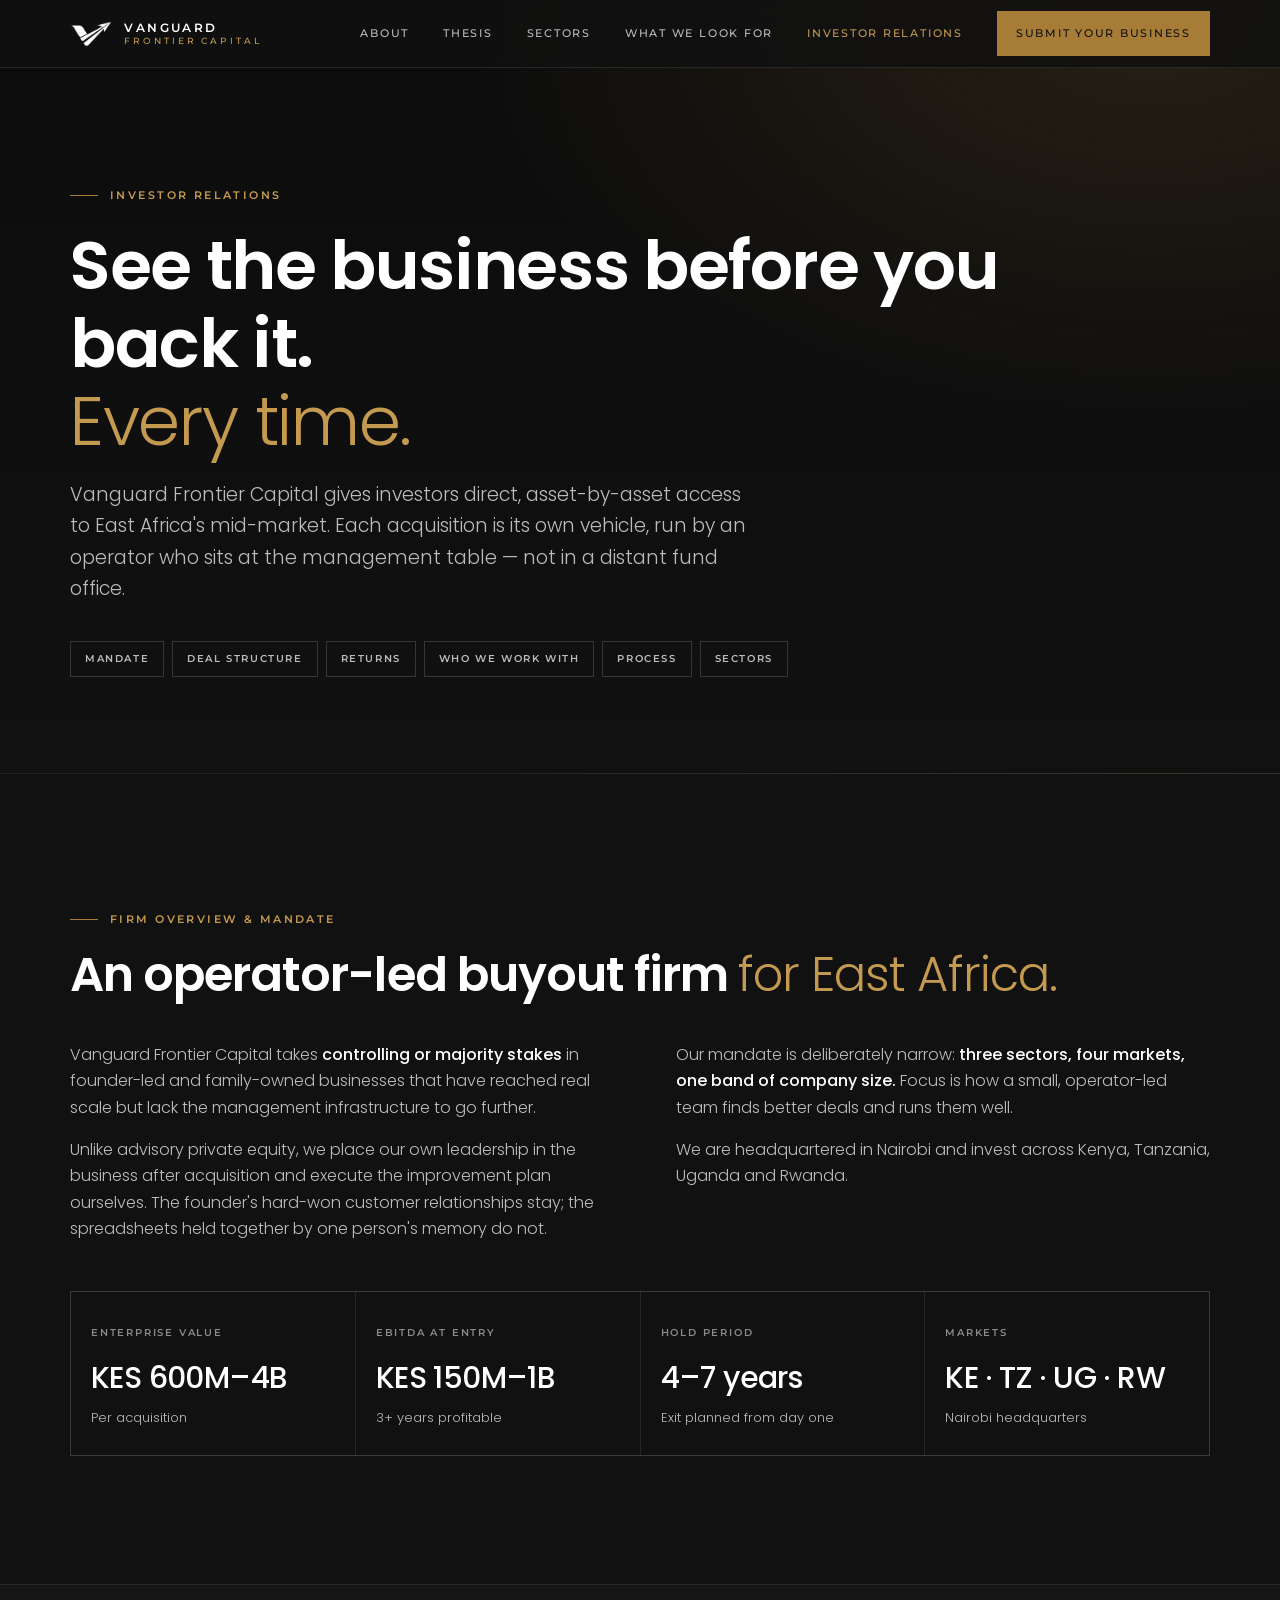
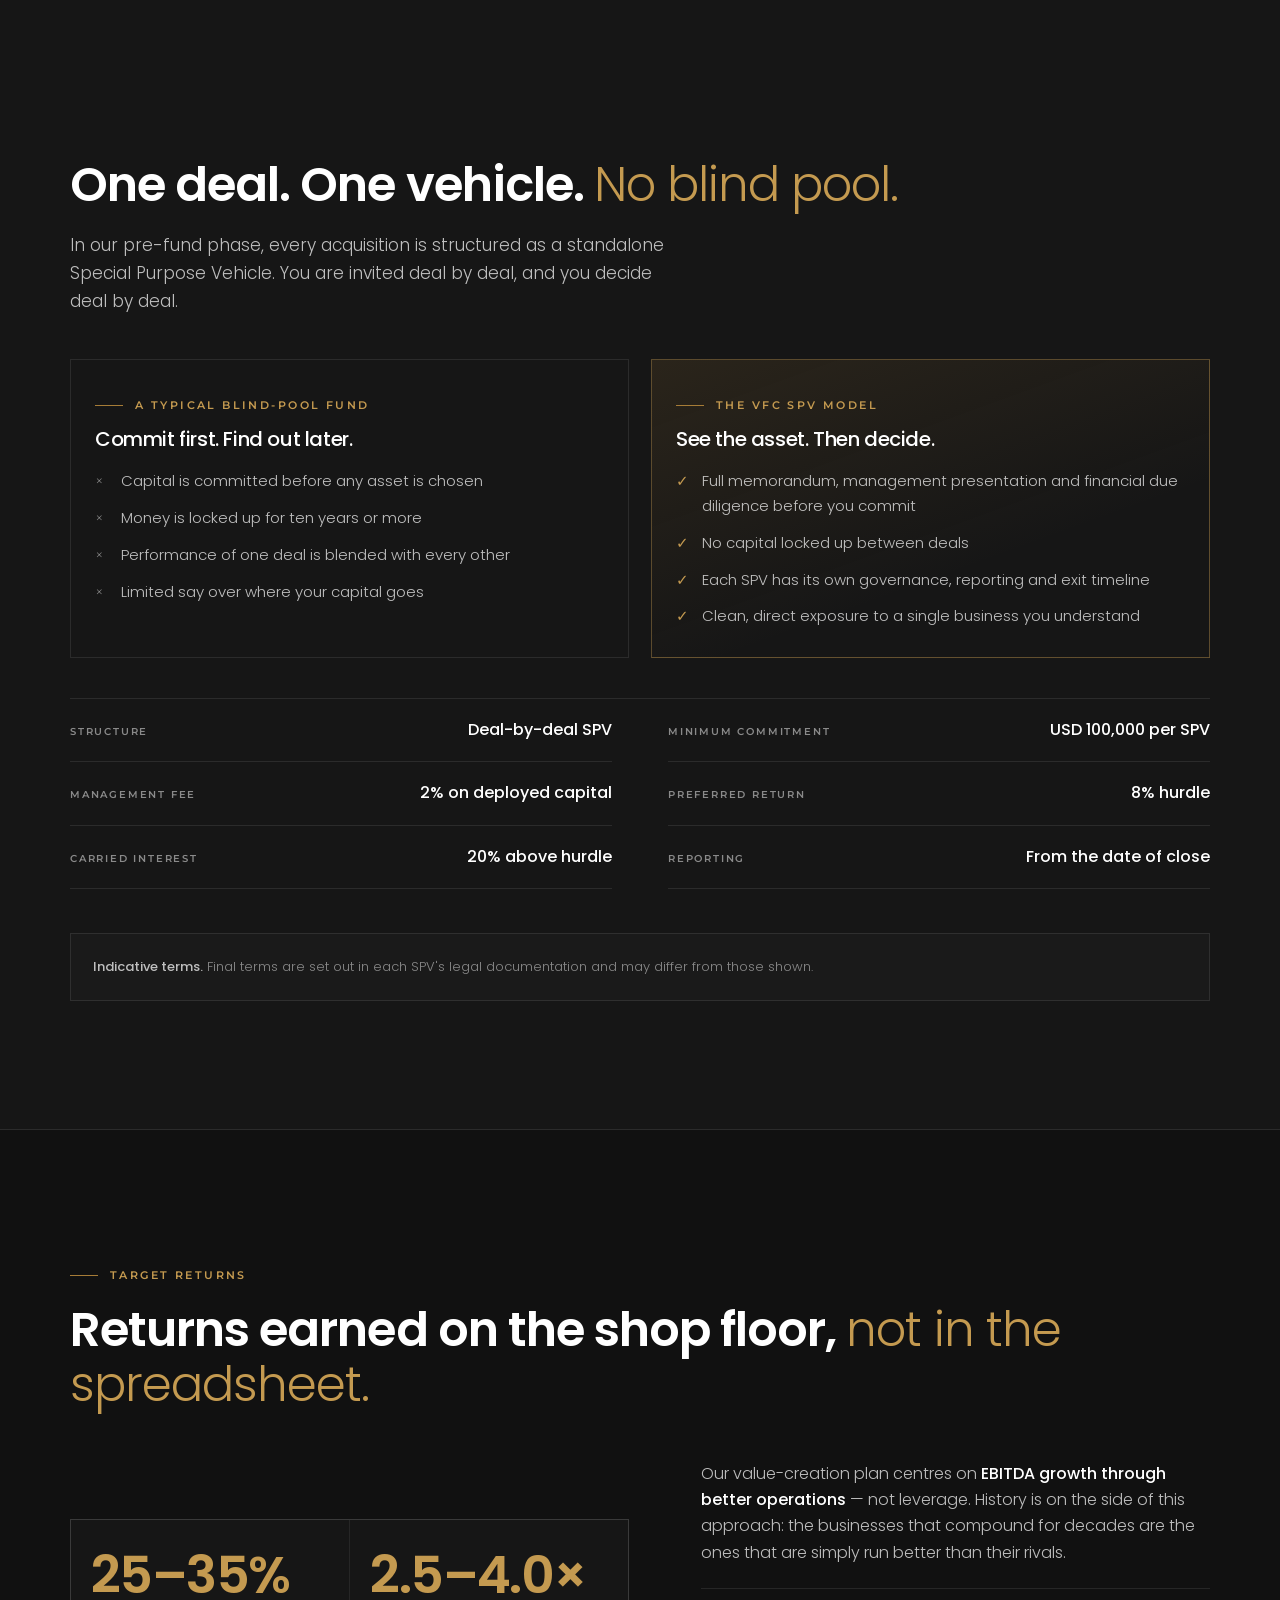
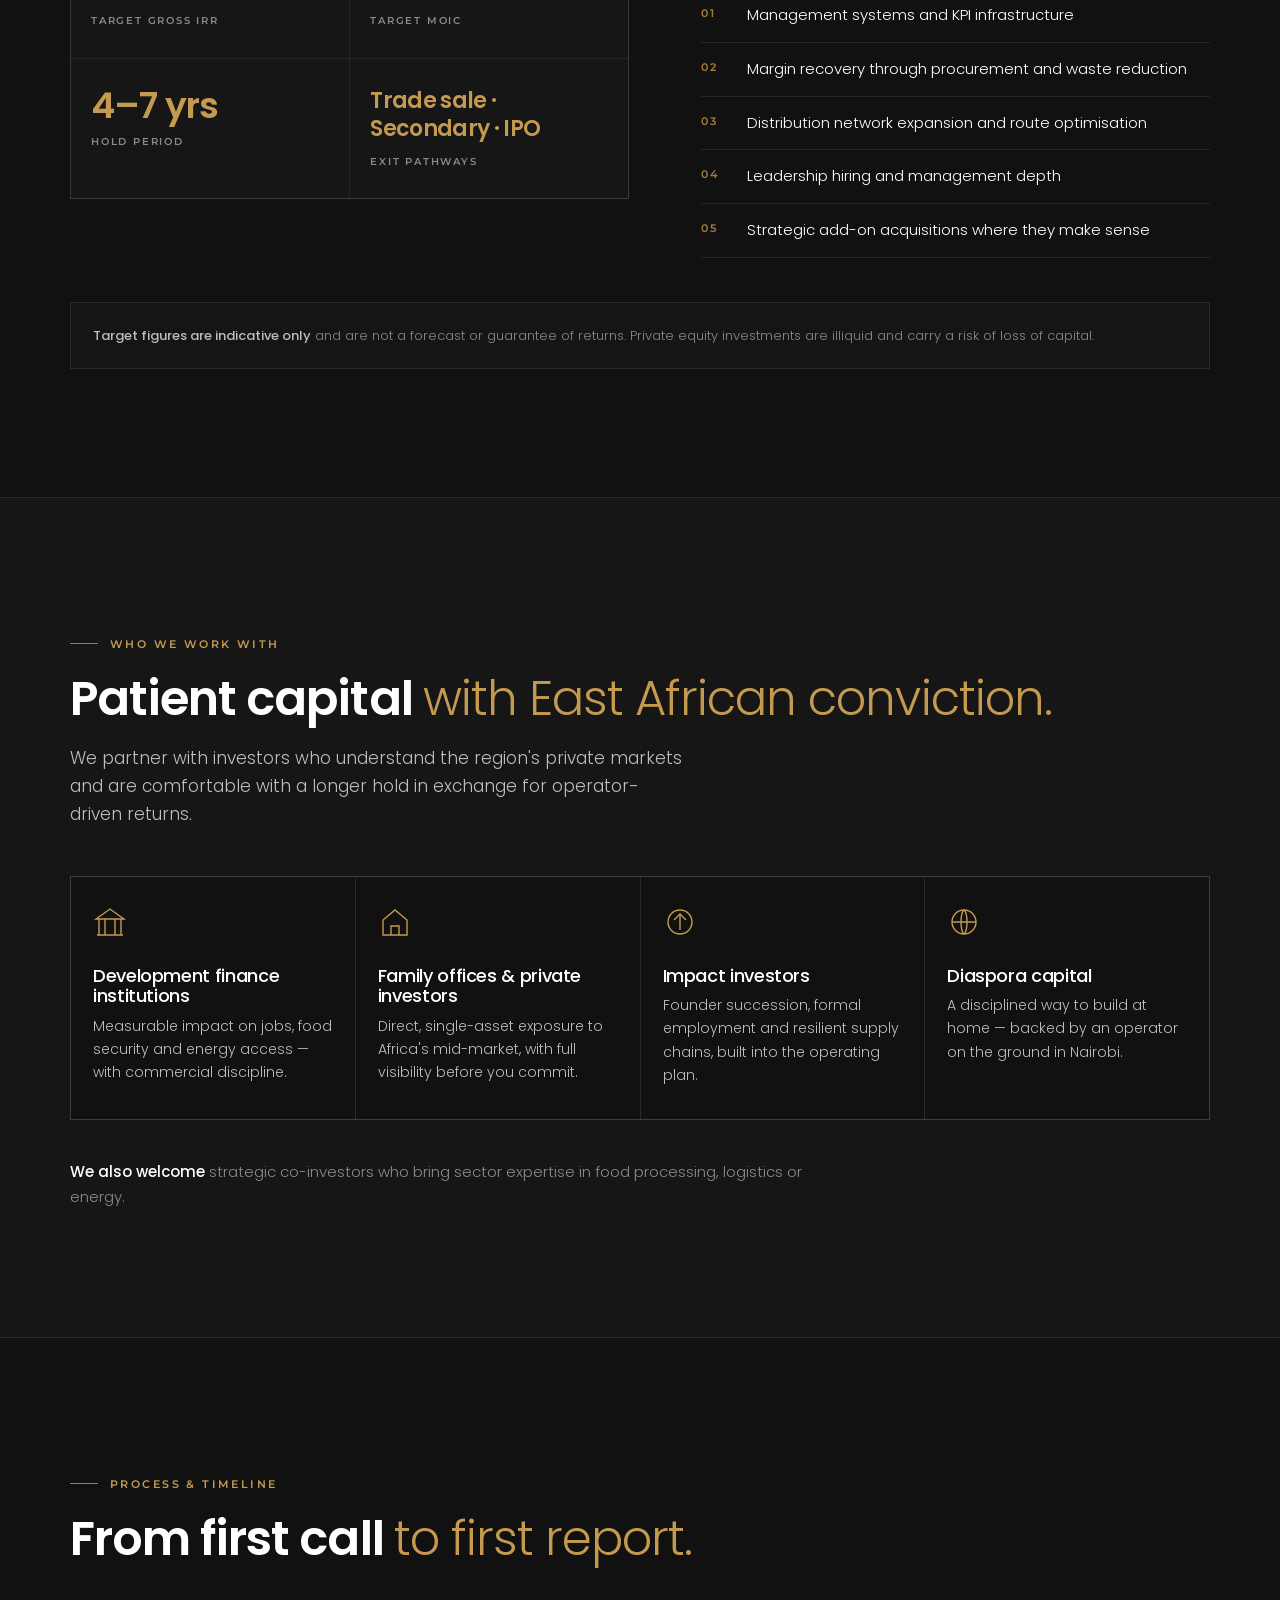
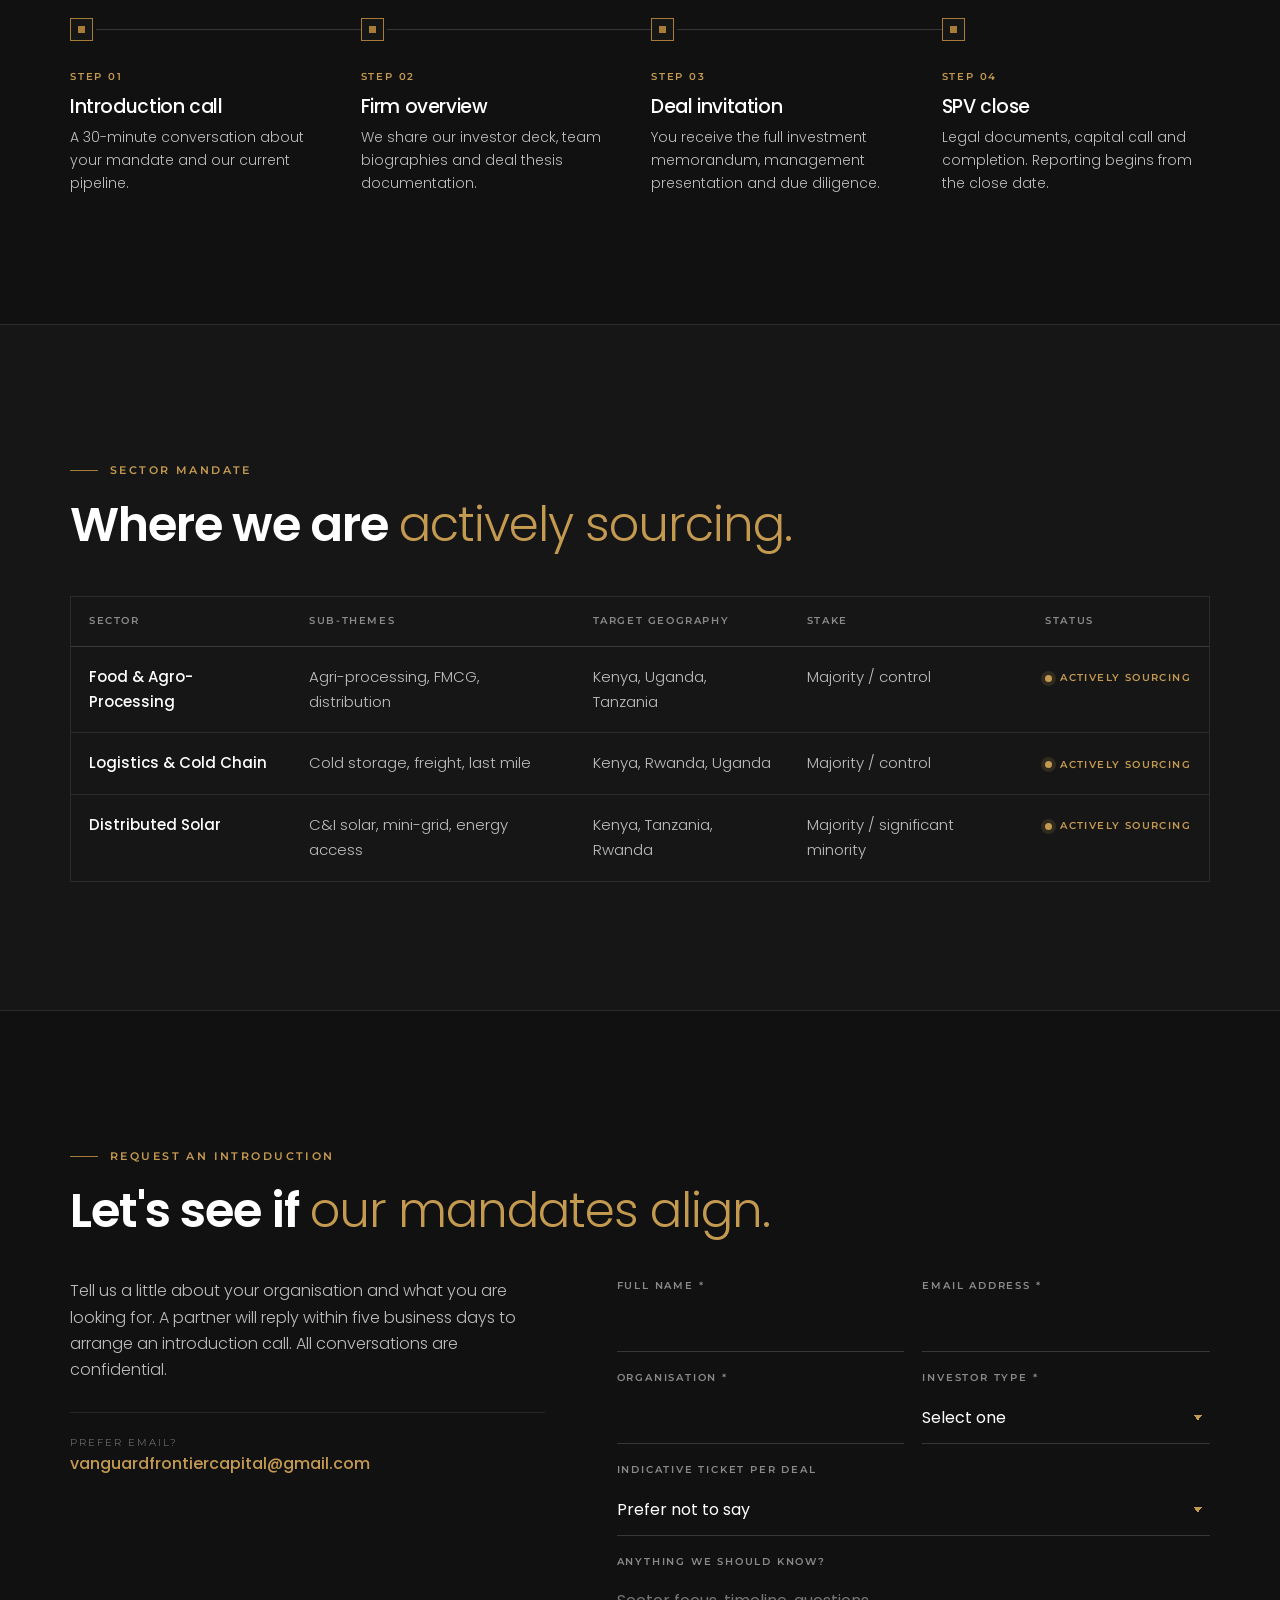
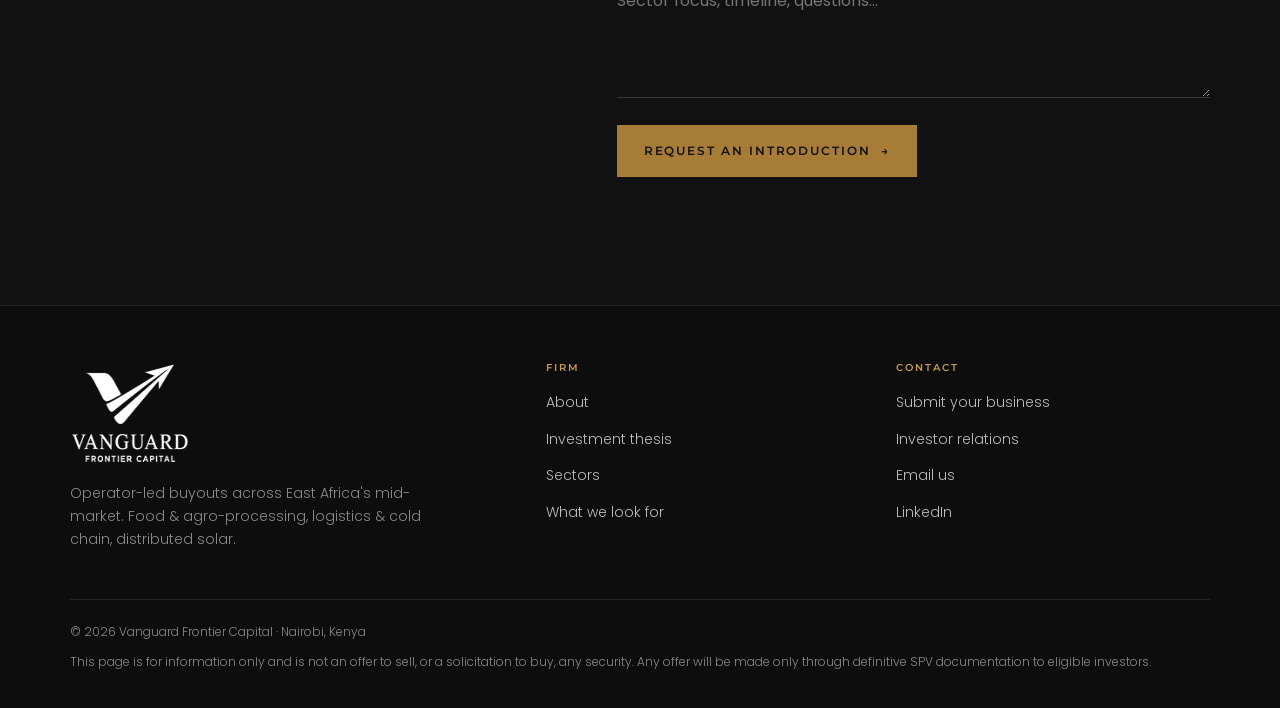
<file: investors.html>
<!doctype html>
<html lang="en-GB">
<head>
  <meta charset="utf-8">
  <meta name="viewport" content="width=device-width, initial-scale=1, viewport-fit=cover">
  <title>Investor Relations | Vanguard Frontier Capital</title>
  <meta name="description" content="Co-invest in East Africa's mid-market, deal by deal. Vanguard Frontier Capital structures each operator-led buyout as a standalone SPV — no blind pool. Target 25–35% gross IRR, 2.5–4.0× MOIC.">
  <meta name="theme-color" content="#111111">
  <link rel="canonical" href="https://vfc-website-eta.vercel.app/investors">

  <meta property="og:type" content="website">
  <meta property="og:site_name" content="Vanguard Frontier Capital">
  <meta property="og:title" content="Investor Relations — Vanguard Frontier Capital">
  <meta property="og:description" content="Deal-by-deal SPV co-investment in operator-led buyouts across Kenya, Tanzania, Uganda and Rwanda. See every asset before you commit.">
  <meta property="og:url" content="https://vfc-website-eta.vercel.app/investors">
  <meta property="og:image" content="https://vfc-website-eta.vercel.app/assets/img/og-image.png">
  <meta property="og:image:width" content="1200">
  <meta property="og:image:height" content="630">
  <meta property="og:image:alt" content="Vanguard Frontier Capital — Operator-led buyouts, East Africa">
  <meta property="og:locale" content="en_GB">
  <meta name="twitter:card" content="summary_large_image">
  <meta name="twitter:title" content="Investor Relations — Vanguard Frontier Capital">
  <meta name="twitter:description" content="Deal-by-deal SPV co-investment in operator-led buyouts across Kenya, Tanzania, Uganda and Rwanda. See every asset before you commit.">
  <meta name="twitter:image" content="https://vfc-website-eta.vercel.app/assets/img/og-image.png">

  <link rel="icon" type="image/png" href="/assets/img/favicon.png">
  <link rel="apple-touch-icon" href="/assets/img/apple-touch-icon.png">
  <link rel="preconnect" href="https://fonts.googleapis.com">
  <link rel="preconnect" href="https://fonts.gstatic.com" crossorigin>
  <link href="https://fonts.googleapis.com/css2?family=Montserrat:wght@500;600&family=Poppins:wght@300;400;500;600&display=swap" rel="stylesheet">
  <link rel="stylesheet" href="/assets/css/site.css">
</head>
<body>
  <a class="skip" href="#main">Skip to content</a>

  <!-- ─── Navigation ─── -->
  <header class="nav">
    <div class="wrap">
      <a class="brand" href="/" aria-label="Vanguard Frontier Capital — home">
        <img src="/assets/img/vfc-mark.png" alt="" width="106" height="65">
        <span>Vanguard <small>Frontier Capital</small></span>
      </a>
      <nav class="nav-links" aria-label="Main">
        <a href="/about">About</a>
        <a href="/#thesis">Thesis</a>
        <a href="/#sectors">Sectors</a>
        <a href="/#criteria">What We Look For</a>
        <a href="/investors" aria-current="page">Investor Relations</a>
        <a class="btn btn-solid" href="/enquire">Submit Your Business</a>
      </nav>
      <button class="nav-toggle" type="button" aria-label="Open menu" aria-expanded="false" aria-controls="mobile-menu"><span></span></button>
    </div>
  </header>
  <div class="mobile-menu" id="mobile-menu">
    <a href="/about">About</a>
    <a href="/#thesis">Thesis</a>
    <a href="/#sectors">Sectors</a>
    <a href="/#criteria">What We Look For</a>
    <a href="/investors" aria-current="page">Investor Relations</a>
    <a class="btn btn-solid" href="/enquire">Submit Your Business</a>
  </div>

  <main id="main">

    <!-- ─── Page hero ─── -->
    <section class="page-hero" aria-labelledby="ir-title">
      <div class="wrap">
        <span class="eyebrow">Investor Relations</span>
        <h1 id="ir-title">See the business before you back it. <em>Every time.</em></h1>
        <p class="lede">Vanguard Frontier Capital gives investors direct, asset-by-asset access to East Africa's mid-market. Each acquisition is its own vehicle, run by an operator who sits at the management table — not in a distant fund office.</p>
        <nav class="subnav" aria-label="On this page">
          <a href="#mandate">Mandate</a>
          <a href="#structure">Deal structure</a>
          <a href="#returns">Returns</a>
          <a href="#partners">Who we work with</a>
          <a href="#process">Process</a>
          <a href="#pipeline">Sectors</a>
        </nav>
      </div>
    </section>

    <!-- ─── Firm overview & mandate ─── -->
    <section id="mandate" aria-labelledby="mandate-title">
      <div class="wrap">
        <span class="eyebrow reveal">Firm Overview &amp; Mandate</span>
        <h2 class="section-title reveal" id="mandate-title">An operator-led buyout firm <em>for East Africa.</em></h2>
        <div class="two-col">
          <div class="prose reveal">
            <p>Vanguard Frontier Capital takes <strong>controlling or majority stakes</strong> in founder-led and family-owned businesses that have reached real scale but lack the management infrastructure to go further.</p>
            <p>Unlike advisory private equity, we place our own leadership in the business after acquisition and execute the improvement plan ourselves. The founder's hard-won customer relationships stay; the spreadsheets held together by one person's memory do not.</p>
          </div>
          <div class="prose reveal">
            <p>Our mandate is deliberately narrow: <strong>three sectors, four markets, one band of company size.</strong> Focus is how a small, operator-led team finds better deals and runs them well.</p>
            <p>We are headquartered in Nairobi and invest across Kenya, Tanzania, Uganda and Rwanda.</p>
          </div>
        </div>
        <div class="figures reveal">
          <div class="figure"><span>Enterprise value</span><strong>KES 600M–4B</strong><small>Per acquisition</small></div>
          <div class="figure"><span>EBITDA at entry</span><strong>KES 150M–1B</strong><small>3+ years profitable</small></div>
          <div class="figure"><span>Hold period</span><strong>4–7 years</strong><small>Exit planned from day one</small></div>
          <div class="figure"><span>Markets</span><strong>KE · TZ · UG · RW</strong><small>Nairobi headquarters</small></div>
        </div>
      </div>
    </section>

    <!-- ─── Deal structure ─── -->
    <section id="structure" class="section-alt" aria-labelledby="structure-title">
      <div class="wrap">
        <span class="eyebrow reveal">Deal Structure</span>
        <h2 class="section-title reveal" id="structure-title">One deal. One vehicle. <em>No blind pool.</em></h2>
        <p class="lede reveal">In our pre-fund phase, every acquisition is structured as a standalone Special Purpose Vehicle. You are invited deal by deal, and you decide deal by deal.</p>
        <div class="compare">
          <div class="theirs reveal">
            <span class="eyebrow">A typical blind-pool fund</span>
            <h3>Commit first. Find out later.</h3>
            <ul>
              <li>Capital is committed before any asset is chosen</li>
              <li>Money is locked up for ten years or more</li>
              <li>Performance of one deal is blended with every other</li>
              <li>Limited say over where your capital goes</li>
            </ul>
          </div>
          <div class="ours reveal">
            <span class="eyebrow">The VFC SPV model</span>
            <h3>See the asset. Then decide.</h3>
            <ul>
              <li>Full memorandum, management presentation and financial due diligence before you commit</li>
              <li>No capital locked up between deals</li>
              <li>Each SPV has its own governance, reporting and exit timeline</li>
              <li>Clean, direct exposure to a single business you understand</li>
            </ul>
          </div>
        </div>
        <div class="terms reveal" aria-label="Indicative SPV terms">
          <div class="term"><span>Structure</span><strong>Deal-by-deal SPV</strong></div>
          <div class="term"><span>Minimum commitment</span><strong>USD 100,000 per SPV</strong></div>
          <div class="term"><span>Management fee</span><strong>2% on deployed capital</strong></div>
          <div class="term"><span>Preferred return</span><strong>8% hurdle</strong></div>
          <div class="term"><span>Carried interest</span><strong>20% above hurdle</strong></div>
          <div class="term"><span>Reporting</span><strong>From the date of close</strong></div>
        </div>
        <p class="notice reveal"><b>Indicative terms.</b> Final terms are set out in each SPV's legal documentation and may differ from those shown.</p>
      </div>
    </section>

    <!-- ─── Target returns ─── -->
    <section id="returns" aria-labelledby="returns-title">
      <div class="wrap">
        <span class="eyebrow reveal">Target Returns</span>
        <h2 class="section-title reveal" id="returns-title">Returns earned on the shop floor, <em>not in the spreadsheet.</em></h2>
        <div class="returns">
          <div class="reveal">
            <div class="return-figs">
              <div><strong class="big">25–35%</strong><span>Target gross IRR</span></div>
              <div><strong class="big">2.5–4.0×</strong><span>Target MOIC</span></div>
              <div><strong class="big" style="font-size:clamp(26px,5vw,36px)">4–7 yrs</strong><span>Hold period</span></div>
              <div><strong class="big" style="font-size:clamp(18px,3.4vw,22px);line-height:1.3">Trade sale · Secondary · IPO</strong><span>Exit pathways</span></div>
            </div>
          </div>
          <div class="prose reveal">
            <p>Our value-creation plan centres on <strong>EBITDA growth through better operations</strong> — not leverage. History is on the side of this approach: the businesses that compound for decades are the ones that are simply run better than their rivals.</p>
            <ol class="levers">
              <li>Management systems and KPI infrastructure</li>
              <li>Margin recovery through procurement and waste reduction</li>
              <li>Distribution network expansion and route optimisation</li>
              <li>Leadership hiring and management depth</li>
              <li>Strategic add-on acquisitions where they make sense</li>
            </ol>
          </div>
        </div>
        <p class="notice reveal"><b>Target figures are indicative only</b> and are not a forecast or guarantee of returns. Private equity investments are illiquid and carry a risk of loss of capital.</p>
      </div>
    </section>

    <!-- ─── Who we work with ─── -->
    <section id="partners" class="section-alt" aria-labelledby="partners-title">
      <div class="wrap">
        <span class="eyebrow reveal">Who We Work With</span>
        <h2 class="section-title reveal" id="partners-title">Patient capital <em>with East African conviction.</em></h2>
        <p class="lede reveal">We partner with investors who understand the region's private markets and are comfortable with a longer hold in exchange for operator-driven returns.</p>
        <div class="partners">
          <div class="partner reveal">
            <svg viewBox="0 0 34 34" fill="none" stroke="currentColor" stroke-width="1.4" aria-hidden="true"><path d="M4 30h26M6 30V14M12 30V14M22 30V14M28 30V14M3 14h28L17 4z"/></svg>
            <h3>Development finance institutions</h3>
            <p>Measurable impact on jobs, food security and energy access — with commercial discipline.</p>
          </div>
          <div class="partner reveal">
            <svg viewBox="0 0 34 34" fill="none" stroke="currentColor" stroke-width="1.4" aria-hidden="true"><path d="M5 30V15L17 5l12 10v15z"/><path d="M13 30v-9h8v9"/></svg>
            <h3>Family offices &amp; private investors</h3>
            <p>Direct, single-asset exposure to Africa's mid-market, with full visibility before you commit.</p>
          </div>
          <div class="partner reveal">
            <svg viewBox="0 0 34 34" fill="none" stroke="currentColor" stroke-width="1.4" aria-hidden="true"><circle cx="17" cy="17" r="12"/><path d="M17 9v16M11 15l6-6 6 6"/></svg>
            <h3>Impact investors</h3>
            <p>Founder succession, formal employment and resilient supply chains, built into the operating plan.</p>
          </div>
          <div class="partner reveal">
            <svg viewBox="0 0 34 34" fill="none" stroke="currentColor" stroke-width="1.4" aria-hidden="true"><circle cx="17" cy="17" r="12"/><path d="M5 17h24M17 5c4 3.5 4 20.5 0 24M17 5c-4 3.5-4 20.5 0 24"/></svg>
            <h3>Diaspora capital</h3>
            <p>A disciplined way to build at home — backed by an operator on the ground in Nairobi.</p>
          </div>
        </div>
        <p class="not-for reveal"><b>We also welcome</b> strategic co-investors who bring sector expertise in food processing, logistics or energy.</p>
      </div>
    </section>

    <!-- ─── Process ─── -->
    <section id="process" aria-labelledby="process-title">
      <div class="wrap">
        <span class="eyebrow reveal">Process &amp; Timeline</span>
        <h2 class="section-title reveal" id="process-title">From first call <em>to first report.</em></h2>
        <ol class="steps">
          <li class="step reveal"><span class="dot" aria-hidden="true"></span><span class="when">Step 01</span><h3>Introduction call</h3><p>A 30-minute conversation about your mandate and our current pipeline.</p></li>
          <li class="step reveal"><span class="dot" aria-hidden="true"></span><span class="when">Step 02</span><h3>Firm overview</h3><p>We share our investor deck, team biographies and deal thesis documentation.</p></li>
          <li class="step reveal"><span class="dot" aria-hidden="true"></span><span class="when">Step 03</span><h3>Deal invitation</h3><p>You receive the full investment memorandum, management presentation and due diligence.</p></li>
          <li class="step reveal"><span class="dot" aria-hidden="true"></span><span class="when">Step 04</span><h3>SPV close</h3><p>Legal documents, capital call and completion. Reporting begins from the close date.</p></li>
        </ol>
      </div>
    </section>

    <!-- ─── Sector table ─── -->
    <section id="pipeline" class="section-alt" aria-labelledby="pipeline-title">
      <div class="wrap">
        <span class="eyebrow reveal">Sector Mandate</span>
        <h2 class="section-title reveal" id="pipeline-title">Where we are <em>actively sourcing.</em></h2>
        <div class="table-wrap reveal">
          <table class="table">
            <thead>
              <tr><th scope="col">Sector</th><th scope="col">Sub-themes</th><th scope="col">Target geography</th><th scope="col">Stake</th><th scope="col">Status</th></tr>
            </thead>
            <tbody>
              <tr>
                <td>Food &amp; Agro-Processing</td>
                <td data-label="Sub-themes"><span>Agri-processing, FMCG, distribution</span></td>
                <td data-label="Geography"><span>Kenya, Uganda, Tanzania</span></td>
                <td data-label="Stake"><span>Majority / control</span></td>
                <td data-label="Status"><span class="pill">Actively sourcing</span></td>
              </tr>
              <tr>
                <td>Logistics &amp; Cold Chain</td>
                <td data-label="Sub-themes"><span>Cold storage, freight, last mile</span></td>
                <td data-label="Geography"><span>Kenya, Rwanda, Uganda</span></td>
                <td data-label="Stake"><span>Majority / control</span></td>
                <td data-label="Status"><span class="pill">Actively sourcing</span></td>
              </tr>
              <tr>
                <td>Distributed Solar</td>
                <td data-label="Sub-themes"><span>C&amp;I solar, mini-grid, energy access</span></td>
                <td data-label="Geography"><span>Kenya, Tanzania, Rwanda</span></td>
                <td data-label="Stake"><span>Majority / significant minority</span></td>
                <td data-label="Status"><span class="pill">Actively sourcing</span></td>
              </tr>
            </tbody>
          </table>
        </div>
      </div>
    </section>

    <!-- ─── LP introduction ─── -->
    <section id="lp-intro" aria-labelledby="lp-title">
      <div class="wrap">
        <span class="eyebrow reveal">Request an Introduction</span>
        <h2 class="section-title reveal" id="lp-title">Let's see if <em>our mandates align.</em></h2>
        <div class="contact-grid">
          <div class="contact-side reveal">
            <p>Tell us a little about your organisation and what you are looking for. A partner will reply within five business days to arrange an introduction call. All conversations are confidential.</p>
            <div class="direct">
              <span>Prefer email?</span>
              <a href="mailto:vanguardfrontiercapital@gmail.com?subject=LP%20introduction%20%E2%80%94%20Vanguard%20Frontier%20Capital">vanguardfrontiercapital@gmail.com</a>
            </div>
          </div>
          <form class="form reveal" data-enquiry novalidate>
            <input type="hidden" name="_subject" value="LP introduction request — Vanguard Frontier Capital website">
            <input type="hidden" name="_template" value="table">
            <input type="hidden" name="_captcha" value="false">
            <input type="hidden" name="Enquiry type" value="Investor / LP">
            <input type="text" name="_honey" class="hp" tabindex="-1" autocomplete="off" aria-hidden="true">
            <div class="row">
              <div class="field"><label for="lp-name">Full name *</label><input id="lp-name" name="Name" autocomplete="name" required></div>
              <div class="field"><label for="lp-email">Email address *</label><input id="lp-email" name="email" type="email" autocomplete="email" required></div>
            </div>
            <div class="row">
              <div class="field"><label for="lp-org">Organisation *</label><input id="lp-org" name="Organisation" autocomplete="organization" required></div>
              <div class="field">
                <label for="lp-type">Investor type *</label>
                <select id="lp-type" name="Investor type" required>
                  <option value="">Select one</option>
                  <option>Development finance institution</option>
                  <option>Family office</option>
                  <option>High-net-worth individual</option>
                  <option>Impact investor</option>
                  <option>Diaspora investor</option>
                  <option>Strategic co-investor</option>
                  <option>Other</option>
                </select>
              </div>
            </div>
            <div class="field">
              <label for="lp-size">Indicative ticket per deal</label>
              <select id="lp-size" name="Indicative ticket">
                <option value="">Prefer not to say</option>
                <option>USD 100k – 250k</option>
                <option>USD 250k – 1M</option>
                <option>USD 1M – 5M</option>
                <option>Over USD 5M</option>
              </select>
            </div>
            <div class="field"><label for="lp-msg">Anything we should know?</label><textarea id="lp-msg" name="Message" placeholder="Sector focus, timeline, questions…"></textarea></div>
            <div class="form-status" role="status" aria-live="polite"></div>
            <button class="btn btn-solid" type="submit">Request an Introduction <span class="arrow" aria-hidden="true">→</span></button>
          </form>
        </div>
      </div>
    </section>
  </main>

  <!-- ─── Footer ─── -->
  <footer class="footer">
    <div class="wrap">
      <div class="footer-grid">
        <div>
          <img class="footer-logo" src="/assets/img/vfc-logo.png" alt="Vanguard Frontier Capital" width="138" height="102">
          <p>Operator-led buyouts across East Africa's mid-market. Food &amp; agro-processing, logistics &amp; cold chain, distributed solar.</p>
        </div>
        <div>
          <h4>Firm</h4>
          <ul>
            <li><a href="/about">About</a></li>
            <li><a href="/#thesis">Investment thesis</a></li>
            <li><a href="/#sectors">Sectors</a></li>
            <li><a href="/#criteria">What we look for</a></li>
            
          </ul>
        </div>
        <div>
          <h4>Contact</h4>
          <ul>
            <li><a href="/enquire">Submit your business</a></li>
            <li><a href="/investors">Investor relations</a></li>
            <li><a href="mailto:vanguardfrontiercapital@gmail.com">Email us</a></li>
            <li><a href="https://ke.linkedin.com/in/caleb-siambi" target="_blank" rel="noopener">LinkedIn</a></li>
          </ul>
        </div>
      </div>
      <div class="footer-base">
        <span>© <span id="year">2026</span> Vanguard Frontier Capital · Nairobi, Kenya</span>
        <span>This page is for information only and is not an offer to sell, or a solicitation to buy, any security. Any offer will be made only through definitive SPV documentation to eligible investors.</span>
      </div>
    </div>
  </footer>

  <script src="/assets/js/site.js" defer></script>
</body>
</html>
</file>
<file: assets/css/site.css>
/* Vanguard Frontier Capital — shared stylesheet */
:root {
  --ink: #111111;
  --white: #FFFFFF;
  --bronze: #A67C37;
  --bronze-light: #C49A50;
  --graphite: #2A2A2A;
  --steel: #8A8A8A;
  --ink-2: #161616;
  --line: rgba(255, 255, 255, 0.09);
  --line-strong: rgba(255, 255, 255, 0.16);
  --text-soft: rgba(255, 255, 255, 0.72);
  --heading: 'Poppins', system-ui, sans-serif;
  --label: 'Montserrat', 'Poppins', system-ui, sans-serif;
  --gutter: 20px;
  --max: 1180px;
  --nav-h: 68px;
}

*, *::before, *::after { box-sizing: border-box; }
html { scroll-behavior: smooth; -webkit-text-size-adjust: 100%; }
body {
  margin: 0;
  background: var(--ink);
  color: var(--white);
  font-family: var(--heading);
  font-weight: 300;
  font-size: 16px;
  line-height: 1.65;
  -webkit-font-smoothing: antialiased;
  overflow-x: hidden;
}
img { max-width: 100%; display: block; }
a { color: inherit; }
h1, h2, h3, h4 { font-family: var(--heading); margin: 0; line-height: 1.15; letter-spacing: -0.02em; }
p { margin: 0; }
::selection { background: var(--bronze); color: var(--ink); }

.wrap { width: 100%; max-width: var(--max); margin: 0 auto; padding: 0 var(--gutter); }
.skip { position: absolute; left: -999px; top: 8px; background: var(--bronze); color: var(--ink); padding: 8px 14px; z-index: 100; }
.skip:focus { left: 8px; }

/* ── Labels & headings ── */
.eyebrow {
  font-family: var(--label);
  font-size: 11px;
  font-weight: 600;
  letter-spacing: 0.22em;
  text-transform: uppercase;
  color: var(--bronze-light);
  display: inline-flex;
  align-items: center;
  gap: 12px;
}
.eyebrow::before { content: ''; width: 28px; height: 1px; background: var(--bronze); }
.section-title { font-size: clamp(30px, 6.4vw, 48px); font-weight: 600; margin-top: 18px; }
.section-title em { font-style: normal; color: var(--bronze-light); font-weight: 300; }
.lede { color: var(--text-soft); font-size: 17px; max-width: 620px; margin-top: 18px; }

/* ── Buttons ── */
.btn {
  display: inline-flex; align-items: center; justify-content: center; gap: 10px;
  font-family: var(--label); font-size: 12px; font-weight: 600; letter-spacing: 0.16em; text-transform: uppercase;
  text-decoration: none; padding: 17px 26px; border: 1px solid transparent; cursor: pointer;
  transition: background .2s, color .2s, border-color .2s; min-height: 52px;
}
.btn-solid { background: var(--bronze); color: var(--ink); }
.btn-solid:hover, .btn-solid:focus-visible { background: var(--bronze-light); }
.btn-ghost { border-color: var(--line-strong); color: var(--white); background: transparent; }
.btn-ghost:hover, .btn-ghost:focus-visible { border-color: var(--bronze-light); color: var(--bronze-light); }
.btn .arrow { transition: transform .2s; }
.btn:hover .arrow { transform: translateX(4px); }
:focus-visible { outline: 2px solid var(--bronze-light); outline-offset: 3px; }

/* ── Navigation ── */
.nav {
  position: fixed; inset: 0 0 auto 0; z-index: 50; height: var(--nav-h);
  background: rgba(17, 17, 17, 0.86); backdrop-filter: blur(12px); -webkit-backdrop-filter: blur(12px);
  border-bottom: 1px solid var(--line);
}
.nav .wrap { height: 100%; display: flex; align-items: center; justify-content: space-between; }
.brand { display: flex; align-items: center; gap: 12px; text-decoration: none; }
.brand img { height: 26px; width: auto; }
.brand span { font-family: var(--label); font-weight: 600; font-size: 12px; letter-spacing: 0.2em; text-transform: uppercase; line-height: 1.25; }
.brand small { display: block; font-size: 9px; letter-spacing: 0.32em; color: var(--bronze-light); font-weight: 500; }
.nav-links { display: none; }
.nav-toggle {
  width: 44px; height: 44px; display: grid; place-items: center; background: none; border: 1px solid var(--line-strong);
  color: var(--white); cursor: pointer;
}
.nav-toggle span, .nav-toggle span::before, .nav-toggle span::after {
  display: block; width: 18px; height: 1.5px; background: currentColor; position: relative; transition: transform .25s, background .25s;
}
.nav-toggle span::before, .nav-toggle span::after { content: ''; position: absolute; left: 0; }
.nav-toggle span::before { top: -6px; }
.nav-toggle span::after { top: 6px; }
.nav.open .nav-toggle span { background: transparent; }
.nav.open .nav-toggle span::before { transform: translateY(6px) rotate(45deg); }
.nav.open .nav-toggle span::after { transform: translateY(-6px) rotate(-45deg); }
.mobile-menu {
  position: fixed; inset: var(--nav-h) 0 0 0; background: var(--ink); z-index: 49;
  padding: 28px var(--gutter); display: none; flex-direction: column; gap: 4px;
}
.nav.open + .mobile-menu { display: flex; }
.mobile-menu a {
  text-decoration: none; font-size: 24px; font-weight: 500; padding: 14px 0; border-bottom: 1px solid var(--line);
}
.mobile-menu .btn { margin-top: 24px; font-size: 12px; }

@media (min-width: 960px) {
  .nav-toggle, .mobile-menu { display: none !important; }
  .nav-links { display: flex; align-items: center; gap: 34px; }
  .nav-links a {
    font-family: var(--label); font-size: 11px; font-weight: 500; letter-spacing: 0.16em; text-transform: uppercase;
    text-decoration: none; color: var(--text-soft); transition: color .2s;
  }
  .nav-links a:hover, .nav-links a[aria-current="page"] { color: var(--bronze-light); }
  .nav-links .btn, .nav-links .btn[aria-current] { padding: 12px 18px; min-height: 0; color: var(--ink); font-size: 11px; }
}

/* ── Sections ── */
section { padding: 88px 0; position: relative; }
.section-alt { background: var(--ink-2); border-top: 1px solid var(--line); border-bottom: 1px solid var(--line); }
@media (min-width: 960px) { section { padding: 128px 0; } }

/* ── Hero ── */
.hero {
  min-height: 100svh; padding: calc(var(--nav-h) + 56px) 0 64px; display: flex; align-items: flex-end;
  background:
    radial-gradient(120% 80% at 85% 10%, rgba(166, 124, 55, 0.20), transparent 60%),
    linear-gradient(180deg, #0c0c0c 0%, var(--ink) 100%);
  overflow: hidden;
}
.hero::before {
  /* contour lines — a quiet nod to terrain and frontiers */
  content: ''; position: absolute; inset: 0; opacity: .5; pointer-events: none;
  background-image: repeating-radial-gradient(circle at 92% 18%, transparent 0 38px, rgba(196, 154, 80, 0.07) 38px 39px);
  -webkit-mask-image: linear-gradient(200deg, #000 20%, transparent 70%); mask-image: linear-gradient(200deg, #000 20%, transparent 70%);
}
.hero .wrap { position: relative; }
.hero h1 { font-size: clamp(40px, 10.5vw, 84px); font-weight: 600; margin-top: 24px; max-width: 980px; }
.hero h1 em { display: block; font-style: normal; color: var(--bronze-light); font-weight: 300; }
.hero .lede { font-size: clamp(17px, 2.4vw, 20px); max-width: 600px; margin-top: 26px; }
.hero-ctas { display: flex; flex-direction: column; gap: 12px; margin-top: 38px; }
@media (min-width: 560px) { .hero-ctas { flex-direction: row; } }
.hero-meta {
  margin-top: 64px; padding-top: 26px; border-top: 1px solid var(--line);
  display: grid; grid-template-columns: repeat(2, 1fr); gap: 26px 20px;
}
@media (min-width: 860px) { .hero-meta { grid-template-columns: repeat(4, 1fr); } }
.stat strong { display: block; font-size: clamp(24px, 5vw, 34px); font-weight: 500; letter-spacing: -0.02em; }
.stat strong small { font-size: .55em; color: var(--bronze-light); font-weight: 400; margin-left: 2px; }
.stat span { font-family: var(--label); font-size: 10px; letter-spacing: 0.18em; text-transform: uppercase; color: var(--steel); }
.disclaimer { font-size: 12px; color: var(--steel); margin-top: 22px; }

/* ── Thesis ── */
.thesis-grid { display: grid; gap: 48px; margin-top: 40px; }
@media (min-width: 960px) { .thesis-grid { grid-template-columns: 1.1fr 1fr; gap: 80px; align-items: start; } }
.pull {
  font-size: clamp(22px, 4.4vw, 32px); font-weight: 300; line-height: 1.35; letter-spacing: -0.01em;
  border-left: 2px solid var(--bronze); padding-left: 22px;
}
.pull strong { font-weight: 600; color: var(--bronze-light); }
.thesis-body p { color: var(--text-soft); }
.thesis-body p + p { margin-top: 18px; }
.gap-chart { margin-top: 44px; border: 1px solid var(--line); padding: 22px 20px 18px; background: rgba(255,255,255,.015); }
.gap-chart h4 { font-family: var(--label); font-size: 10px; letter-spacing: .2em; text-transform: uppercase; color: var(--steel); font-weight: 600; }
.gap-row { display: grid; grid-template-columns: 1fr; gap: 6px; margin-top: 16px; }
.gap-row .who { font-size: 14px; font-weight: 500; display: flex; justify-content: space-between; gap: 12px; }
.gap-row .who em { font-style: normal; font-family: var(--label); font-size: 10px; letter-spacing: .14em; text-transform: uppercase; color: var(--steel); align-self: center; }
.gap-bar { height: 6px; background: rgba(255,255,255,.06); position: relative; }
.gap-bar i { position: absolute; top: 0; bottom: 0; background: var(--graphite); border: 1px solid var(--line-strong); }
.gap-row.vfc .who { color: var(--bronze-light); }
.gap-row.vfc .gap-bar i { background: var(--bronze); border-color: var(--bronze); }
.gap-scale { display: flex; justify-content: space-between; margin-top: 12px; font-family: var(--label); font-size: 9px; letter-spacing: .14em; color: var(--steel); text-transform: uppercase; }

/* ── Approach pillars ── */
.pillars { display: grid; gap: 1px; background: var(--line); border: 1px solid var(--line); margin-top: 56px; }
@media (min-width: 720px) { .pillars { grid-template-columns: repeat(2, 1fr); } }
@media (min-width: 1080px) { .pillars { grid-template-columns: repeat(4, 1fr); } }
.pillar { background: var(--ink); padding: 30px 24px 34px; }
.pillar .num { font-family: var(--label); font-size: 11px; letter-spacing: .2em; color: var(--bronze); font-weight: 600; }
.pillar h3 { font-size: 19px; font-weight: 500; margin-top: 18px; }
.pillar p { color: var(--text-soft); font-size: 15px; margin-top: 10px; }

/* ── Sectors ── */
.sectors { display: grid; gap: 18px; margin-top: 52px; }
@media (min-width: 960px) { .sectors { grid-template-columns: repeat(3, 1fr); gap: 22px; } }
.sector {
  border: 1px solid var(--line); padding: 30px 24px; display: flex; flex-direction: column; gap: 16px;
  background: linear-gradient(180deg, rgba(255,255,255,.02), transparent); transition: border-color .25s, transform .25s;
}
.sector:hover { border-color: rgba(196, 154, 80, .5); transform: translateY(-3px); }
.sector-head { display: flex; justify-content: space-between; align-items: flex-start; }
.sector-icon { width: 46px; height: 46px; color: var(--bronze-light); }
.sector .idx { font-family: var(--label); font-size: 11px; letter-spacing: .2em; color: var(--steel); }
.sector h3 { font-size: 23px; font-weight: 500; }
.sector p { color: var(--text-soft); font-size: 15px; }
.sector .why { font-size: 14px; color: var(--white); border-top: 1px solid var(--line); padding-top: 16px; margin-top: auto; }
.sector .why b { font-family: var(--label); font-size: 10px; letter-spacing: .18em; text-transform: uppercase; color: var(--bronze-light); display: block; margin-bottom: 6px; font-weight: 600; }
.tags { display: flex; flex-wrap: wrap; gap: 8px; }
.tags span { font-family: var(--label); font-size: 10px; letter-spacing: .12em; text-transform: uppercase; color: var(--steel); border: 1px solid var(--line-strong); padding: 5px 10px; }

/* ── Criteria ── */
.criteria { display: grid; gap: 0; margin-top: 48px; border-top: 1px solid var(--line); }
@media (min-width: 760px) { .criteria { grid-template-columns: repeat(2, 1fr); column-gap: 56px; } }
.criterion { display: grid; grid-template-columns: 112px 1fr; gap: 18px; padding: 24px 0; border-bottom: 1px solid var(--line); align-items: baseline; }
.criterion .k { font-family: var(--label); font-size: 10px; letter-spacing: .2em; text-transform: uppercase; color: var(--steel); font-weight: 600; }
.criterion .v { font-size: 20px; font-weight: 500; }
.criterion .v small { display: block; font-size: 14px; font-weight: 300; color: var(--text-soft); margin-top: 4px; }
.not-for { margin-top: 40px; font-size: 15px; color: var(--steel); max-width: 760px; }
.not-for b { color: var(--white); font-weight: 500; }

/* ── Leadership ── */
.leader { display: grid; gap: 36px; margin-top: 52px; }
@media (min-width: 860px) { .leader { grid-template-columns: 260px 1fr; gap: 64px; align-items: start; } }
.portrait { position: relative; isolation: isolate; }
.leader .portrait { max-width: 260px; }
.portrait img { width: 100%; height: auto; aspect-ratio: 1 / 1; object-fit: cover; object-position: center top; filter: grayscale(1) contrast(1.06) brightness(.96); }
.portrait::after { content: ''; position: absolute; inset: 14px -14px -14px 14px; border: 1px solid var(--bronze); z-index: -1; }
.leader h3 { font-size: clamp(28px, 5vw, 38px); font-weight: 600; }
.leader .role { font-family: var(--label); font-size: 11px; letter-spacing: .2em; text-transform: uppercase; color: var(--bronze-light); margin-top: 10px; font-weight: 600; }
.leader .bio { margin-top: 24px; color: var(--text-soft); }
.leader .bio p + p { margin-top: 16px; }
.leader blockquote { margin: 28px 0 0; padding: 0 0 0 20px; border-left: 2px solid var(--bronze); font-size: 19px; line-height: 1.5; color: var(--white); }
.leader-links { display: flex; flex-wrap: wrap; gap: 12px; margin-top: 30px; }

/* ── Split CTA ── */
.split { display: grid; gap: 18px; margin-top: 52px; }
@media (min-width: 900px) { .split { grid-template-columns: 1fr 1fr; gap: 22px; } }
.door { padding: 34px 26px; border: 1px solid var(--line); display: flex; flex-direction: column; gap: 18px; }
.door.owner { background: linear-gradient(160deg, rgba(166,124,55,.16), rgba(166,124,55,.02) 60%); border-color: rgba(196,154,80,.35); }
.door h3 { font-size: 25px; font-weight: 500; }
.door ul { list-style: none; padding: 0; margin: 0; display: grid; gap: 10px; }
.door li { padding-left: 24px; position: relative; color: var(--text-soft); font-size: 15px; }
.door li::before { content: ''; position: absolute; left: 0; top: 11px; width: 12px; height: 1px; background: var(--bronze-light); }
.door .btn { align-self: flex-start; margin-top: auto; }

/* ── Contact / forms ── */
.contact-grid { display: grid; gap: 44px; margin-top: 40px; }
@media (min-width: 960px) { .contact-grid { grid-template-columns: 1fr 1.25fr; gap: 72px; } }
.contact-side p { color: var(--text-soft); }
.contact-side .direct { margin-top: 28px; padding-top: 22px; border-top: 1px solid var(--line); }
.contact-side .direct span { font-family: var(--label); font-size: 10px; letter-spacing: .2em; text-transform: uppercase; color: var(--steel); display: block; }
.contact-side .direct a { color: var(--bronze-light); text-decoration: none; font-weight: 500; word-break: break-all; }
.form { display: grid; gap: 18px; }
.form .row { display: grid; gap: 18px; }
.form > .btn { justify-self: start; }
@media (min-width: 620px) { .form .row { grid-template-columns: 1fr 1fr; } }
.field label, .field legend { display: block; font-family: var(--label); font-size: 10px; letter-spacing: .18em; text-transform: uppercase; color: var(--steel); margin-bottom: 8px; font-weight: 600; }
.field input, .field select, .field textarea {
  width: 100%; background: transparent; color: var(--white); font: inherit; font-size: 16px; font-weight: 400;
  border: 0; border-bottom: 1px solid var(--line-strong); padding: 10px 0 12px; border-radius: 0; transition: border-color .2s;
  -webkit-appearance: none; appearance: none;
}
.field select { background-image: linear-gradient(45deg, transparent 50%, var(--bronze-light) 50%), linear-gradient(135deg, var(--bronze-light) 50%, transparent 50%); background-position: calc(100% - 12px) 20px, calc(100% - 7px) 20px; background-size: 5px 5px; background-repeat: no-repeat; }
.field select option { background: var(--ink); color: var(--white); }
.field textarea { resize: vertical; min-height: 120px; }
.field input:focus, .field select:focus, .field textarea:focus { outline: none; border-bottom-color: var(--bronze-light); }
.field fieldset { border: 0; padding: 0; margin: 0; }
.choice { display: flex; flex-wrap: wrap; gap: 10px; }
.choice label { margin: 0; cursor: pointer; }
.choice label { position: relative; }
.choice input { position: absolute; inset: 0; width: 1px; height: 1px; padding: 0; border: 0; opacity: 0; pointer-events: none; }
.choice span {
  display: inline-block; font-family: var(--label); font-size: 11px; letter-spacing: .12em; text-transform: uppercase; font-weight: 500;
  border: 1px solid var(--line-strong); padding: 11px 16px; color: var(--text-soft); transition: all .2s;
}
.choice input:checked + span { border-color: var(--bronze); background: var(--bronze); color: var(--ink); }
.choice input:focus-visible + span { outline: 2px solid var(--bronze-light); outline-offset: 2px; }
.hp { position: absolute; left: -9999px; }
.form-note { font-size: 13px; color: var(--steel); }
.form-status { font-size: 15px; padding: 16px 18px; border: 1px solid var(--line-strong); display: none; }
.form-status.ok { display: block; border-color: var(--bronze); color: var(--white); }
.form-status.err { display: block; border-color: #b4553e; color: #f2c6bb; }
.form button[disabled] { opacity: .6; cursor: progress; }

/* ── Footer ── */
.footer { border-top: 1px solid var(--line); padding: 56px 0 36px; background: #0d0d0d; }
.footer-grid { display: grid; gap: 36px; }
@media (min-width: 860px) { .footer-grid { grid-template-columns: 1.4fr 1fr 1fr; } }
.footer-logo { width: 120px; }
.footer p { color: var(--steel); font-size: 14px; margin-top: 18px; max-width: 360px; }
.footer h4 { font-family: var(--label); font-size: 10px; letter-spacing: .2em; text-transform: uppercase; color: var(--bronze-light); font-weight: 600; }
.footer ul { list-style: none; padding: 0; margin: 16px 0 0; display: grid; gap: 10px; }
.footer ul a { color: var(--text-soft); text-decoration: none; font-size: 14px; }
.footer ul a:hover { color: var(--bronze-light); }
.footer-base { margin-top: 48px; padding-top: 22px; border-top: 1px solid var(--line); display: flex; flex-wrap: wrap; gap: 10px 24px; justify-content: space-between; font-size: 12px; color: var(--steel); }

/* ── Motion ── */
.reveal { opacity: 0; transform: translateY(18px); transition: opacity .7s ease, transform .7s ease; }
.reveal.in { opacity: 1; transform: none; }
@media (prefers-reduced-motion: reduce) {
  html { scroll-behavior: auto; }
  .reveal { opacity: 1; transform: none; transition: none; }
  * { transition: none !important; }
}

/* ── Inner page hero ── */
.page-hero {
  padding: calc(var(--nav-h) + 72px) 0 72px;
  background:
    radial-gradient(90% 90% at 90% 0%, rgba(166, 124, 55, 0.18), transparent 60%),
    linear-gradient(180deg, #0c0c0c 0%, var(--ink) 100%);
  border-bottom: 1px solid var(--line);
}
@media (min-width: 960px) { .page-hero { padding: calc(var(--nav-h) + 110px) 0 96px; } }
.page-hero h1 { font-size: clamp(36px, 8.4vw, 68px); font-weight: 600; margin-top: 22px; max-width: 1000px; }
.page-hero h1 em { display: block; font-style: normal; color: var(--bronze-light); font-weight: 300; }
.page-hero .lede { font-size: clamp(17px, 2.2vw, 19px); max-width: 680px; }
.subnav { display: flex; gap: 8px; flex-wrap: wrap; margin-top: 36px; }
.subnav a {
  font-family: var(--label); font-size: 10px; letter-spacing: .16em; text-transform: uppercase; font-weight: 600;
  text-decoration: none; color: var(--text-soft); border: 1px solid var(--line-strong); padding: 9px 14px; transition: all .2s;
}
.subnav a:hover { color: var(--bronze-light); border-color: var(--bronze-light); }

/* ── Key figures grid ── */
.figures { display: grid; grid-template-columns: repeat(2, 1fr); gap: 1px; background: var(--line); border: 1px solid var(--line); margin-top: 48px; }
@media (min-width: 900px) { .figures { grid-template-columns: repeat(4, 1fr); } }
.figure { background: var(--ink); padding: 26px 20px; }
.section-alt .figure { background: var(--ink-2); }
.figure span { font-family: var(--label); font-size: 10px; letter-spacing: .18em; text-transform: uppercase; color: var(--steel); font-weight: 600; }
.figure strong { display: block; font-size: clamp(22px, 4.6vw, 30px); font-weight: 500; margin-top: 10px; letter-spacing: -0.02em; }
.figure small { display: block; color: var(--text-soft); font-size: 13px; margin-top: 4px; }

/* ── Two-column prose ── */
.two-col { display: grid; gap: 40px; margin-top: 40px; }
@media (min-width: 960px) { .two-col { grid-template-columns: 1fr 1fr; gap: 72px; } }
.prose p { color: var(--text-soft); }
.prose p + p { margin-top: 16px; }
.prose strong { color: var(--white); font-weight: 500; }

/* ── Structure comparison ── */
.compare { display: grid; gap: 18px; margin-top: 44px; }
@media (min-width: 860px) { .compare { grid-template-columns: 1fr 1fr; gap: 22px; } }
.compare > div { border: 1px solid var(--line); padding: 28px 24px; }
.compare .ours { border-color: rgba(196,154,80,.4); background: linear-gradient(160deg, rgba(166,124,55,.14), transparent 65%); }
.compare h3 { font-size: 20px; font-weight: 500; margin-top: 14px; }
.compare ul { list-style: none; margin: 18px 0 0; padding: 0; display: grid; gap: 12px; }
.compare li { color: var(--text-soft); font-size: 15px; padding-left: 26px; position: relative; }
.compare li::before { position: absolute; left: 0; top: 0; font-family: var(--label); }
.compare .theirs li::before { content: '×'; color: var(--steel); }
.compare .ours li::before { content: '✓'; color: var(--bronze-light); }

/* ── Returns ── */
.returns { display: grid; gap: 40px; margin-top: 48px; }
@media (min-width: 960px) { .returns { grid-template-columns: 1.1fr 1fr; gap: 72px; align-items: center; } }
.return-figs { display: grid; grid-template-columns: 1fr 1fr; gap: 1px; background: var(--line); border: 1px solid var(--line); }
.return-figs div { background: var(--ink-2); padding: 28px 20px; }
.return-figs .big { font-size: clamp(32px, 7vw, 52px); font-weight: 600; letter-spacing: -0.03em; color: var(--bronze-light); display: block; line-height: 1.05; }
.return-figs span { font-family: var(--label); font-size: 10px; letter-spacing: .18em; text-transform: uppercase; color: var(--steel); font-weight: 600; display: block; margin-top: 10px; }
.levers { list-style: none; padding: 0; margin: 22px 0 0; counter-reset: lever; display: grid; gap: 0; border-top: 1px solid var(--line); }
.levers li { counter-increment: lever; padding: 14px 0 14px 46px; border-bottom: 1px solid var(--line); position: relative; font-size: 15px; }
.levers li::before { content: counter(lever, decimal-leading-zero); position: absolute; left: 0; top: 15px; font-family: var(--label); font-size: 11px; letter-spacing: .14em; color: var(--bronze); font-weight: 600; }

/* ── Terms ── */
.terms { margin-top: 40px; border-top: 1px solid var(--line); display: grid; }
@media (min-width: 760px) { .terms { grid-template-columns: repeat(2, 1fr); column-gap: 56px; } }
.term { display: flex; justify-content: space-between; gap: 18px; padding: 18px 0; border-bottom: 1px solid var(--line); align-items: baseline; }
.term span { font-family: var(--label); font-size: 10px; letter-spacing: .18em; text-transform: uppercase; color: var(--steel); font-weight: 600; }
.term strong { font-weight: 500; text-align: right; }

/* ── Investor types ── */
.partners { display: grid; gap: 1px; background: var(--line); border: 1px solid var(--line); margin-top: 48px; }
@media (min-width: 720px) { .partners { grid-template-columns: repeat(2, 1fr); } }
@media (min-width: 1080px) { .partners { grid-template-columns: repeat(4, 1fr); } }
.partner { background: var(--ink); padding: 28px 22px 32px; }
.partner svg { width: 34px; height: 34px; color: var(--bronze-light); }
.partner h3 { font-size: 18px; font-weight: 500; margin-top: 18px; }
.partner p { color: var(--text-soft); font-size: 14px; margin-top: 8px; }

/* ── Process steps ── */
.steps { list-style: none; padding: 0; margin: 52px 0 0; display: grid; gap: 0; position: relative; }
@media (min-width: 900px) { .steps { grid-template-columns: repeat(4, 1fr); gap: 22px; } }
.step { position: relative; padding: 0 0 34px 44px; }
.step::before { content: ''; position: absolute; left: 11px; top: 26px; bottom: 0; width: 1px; background: var(--line-strong); }
.step:last-child::before { display: none; }
.step .dot { position: absolute; left: 0; top: 0; width: 23px; height: 23px; border: 1px solid var(--bronze); background: var(--ink-2); display: grid; place-items: center; }
.step .dot::after { content: ''; width: 7px; height: 7px; background: var(--bronze); }
@media (min-width: 900px) {
  .step { padding: 44px 0 0 0; }
  .step::before { left: 26px; right: -22px; top: 11px; bottom: auto; width: auto; height: 1px; }
  .step:last-child::before { display: none; }
}
.step .when { font-family: var(--label); font-size: 10px; letter-spacing: .18em; text-transform: uppercase; color: var(--bronze-light); font-weight: 600; }
.step h3 { font-size: 19px; font-weight: 500; margin-top: 8px; }
.step p { color: var(--text-soft); font-size: 14px; margin-top: 8px; }

/* ── Data table ── */
.table-wrap { margin-top: 44px; border: 1px solid var(--line); }
.table { width: 100%; border-collapse: collapse; font-size: 15px; }
.table th { font-family: var(--label); font-size: 10px; letter-spacing: .16em; text-transform: uppercase; color: var(--steel); font-weight: 600; text-align: left; padding: 16px 18px; border-bottom: 1px solid var(--line-strong); }
.table td { padding: 18px; border-bottom: 1px solid var(--line); vertical-align: top; color: var(--text-soft); }
.table tr:last-child td { border-bottom: 0; }
.table td:first-child { color: var(--white); font-weight: 500; }
.pill { display: inline-flex; align-items: center; gap: 8px; font-family: var(--label); font-size: 10px; letter-spacing: .14em; text-transform: uppercase; color: var(--bronze-light); font-weight: 600; white-space: nowrap; }
.pill::before { content: ''; width: 7px; height: 7px; border-radius: 50%; background: var(--bronze-light); box-shadow: 0 0 0 4px rgba(196,154,80,.15); }
@media (max-width: 759px) {
  .table thead { display: none; }
  .table, .table tbody, .table tr, .table td { display: block; width: 100%; }
  .table tr { padding: 20px 18px; border-bottom: 1px solid var(--line); }
  .table tr:last-child { border-bottom: 0; }
  .table td { padding: 0; border: 0; display: flex; justify-content: space-between; gap: 16px; font-size: 14px; }
  .table td + td { margin-top: 10px; }
  .table td::before { content: attr(data-label); font-family: var(--label); font-size: 10px; letter-spacing: .16em; text-transform: uppercase; color: var(--steel); font-weight: 600; flex: 0 0 auto; padding-top: 3px; }
  .table td:first-child { font-size: 18px; display: block; }
  .table td:first-child::before { display: none; }
  .table td span, .table td .pill { text-align: right; }
}

.notice { margin-top: 44px; padding: 22px 22px; border: 1px solid var(--line); background: rgba(255,255,255,.015); font-size: 13px; color: var(--steel); }
.notice b { color: var(--text-soft); font-weight: 500; }

/* ── Deal enquiry ── */
.enquiry-grid { display: grid; gap: 48px; }
@media (min-width: 1000px) { .enquiry-grid { grid-template-columns: 1.45fr 1fr; gap: 80px; align-items: start; } }
.form-card { border: 1px solid var(--line); padding: 28px 22px; background: rgba(255,255,255,.015); }
@media (min-width: 620px) { .form-card { padding: 40px 36px; } }
.form-part { font-family: var(--label); font-size: 11px; letter-spacing: .2em; text-transform: uppercase; color: var(--bronze-light); font-weight: 600; padding-bottom: 12px; border-bottom: 1px solid var(--line); margin-top: 18px; }
.form-part:first-of-type { margin-top: 0; }
.aside-block + .aside-block { margin-top: 40px; }
.aside-block h3 { font-size: 20px; font-weight: 500; margin-top: 14px; }
.next-steps { list-style: none; padding: 0; margin: 20px 0 0; counter-reset: ns; }
.next-steps li { counter-increment: ns; position: relative; padding: 0 0 22px 44px; color: var(--text-soft); font-size: 15px; }
.next-steps li::before { content: counter(ns); position: absolute; left: 0; top: -2px; width: 28px; height: 28px; border: 1px solid var(--bronze); display: grid; place-items: center; font-family: var(--label); font-size: 12px; color: var(--bronze-light); font-weight: 600; }
.next-steps li b { display: block; color: var(--white); font-weight: 500; }
.assure { list-style: none; padding: 0; margin: 18px 0 0; display: grid; gap: 12px; }
.assure li { display: flex; gap: 12px; color: var(--text-soft); font-size: 15px; }
.assure svg { flex: 0 0 18px; width: 18px; height: 18px; color: var(--bronze-light); margin-top: 4px; }
@media (min-width: 1000px) { .enquiry-aside { position: sticky; top: calc(var(--nav-h) + 32px); } }

/* ── About ── */
.about-hero .wrap { display: grid; gap: 44px; }
@media (min-width: 960px) { .about-hero .wrap { grid-template-columns: 1.35fr 1fr; gap: 72px; align-items: end; } }
.about-hero .portrait { max-width: 320px; }
@media (min-width: 960px) { .about-hero .portrait { max-width: 420px; } }
.story { max-width: 760px; }
.story p { color: var(--text-soft); font-size: 17px; }
.story p + p { margin-top: 20px; }
.story .drop { font-size: clamp(22px, 4vw, 28px); line-height: 1.45; color: var(--white); font-weight: 300; }
.story strong { color: var(--white); font-weight: 500; }
.signature { margin-top: 36px; padding-top: 24px; border-top: 1px solid var(--line); display: flex; align-items: center; gap: 16px; }
.signature b { display: block; font-weight: 500; }
.signature span { font-family: var(--label); font-size: 10px; letter-spacing: .18em; text-transform: uppercase; color: var(--bronze-light); font-weight: 600; }
.reasons { display: grid; gap: 0; margin-top: 44px; border-top: 1px solid var(--line); }
.reason { display: grid; gap: 10px; padding: 28px 0; border-bottom: 1px solid var(--line); }
@media (min-width: 860px) { .reason { grid-template-columns: 80px 1fr 1.4fr; gap: 32px; align-items: baseline; } }
.reason .n { font-family: var(--label); font-size: 12px; letter-spacing: .2em; color: var(--bronze); font-weight: 600; }
.reason h3 { font-size: 21px; font-weight: 500; }
.reason p { color: var(--text-soft); font-size: 15px; }
.closing { text-align: center; }
.closing .section-title { max-width: 820px; margin-left: auto; margin-right: auto; }
.closing .hero-ctas { justify-content: center; }
</file>
